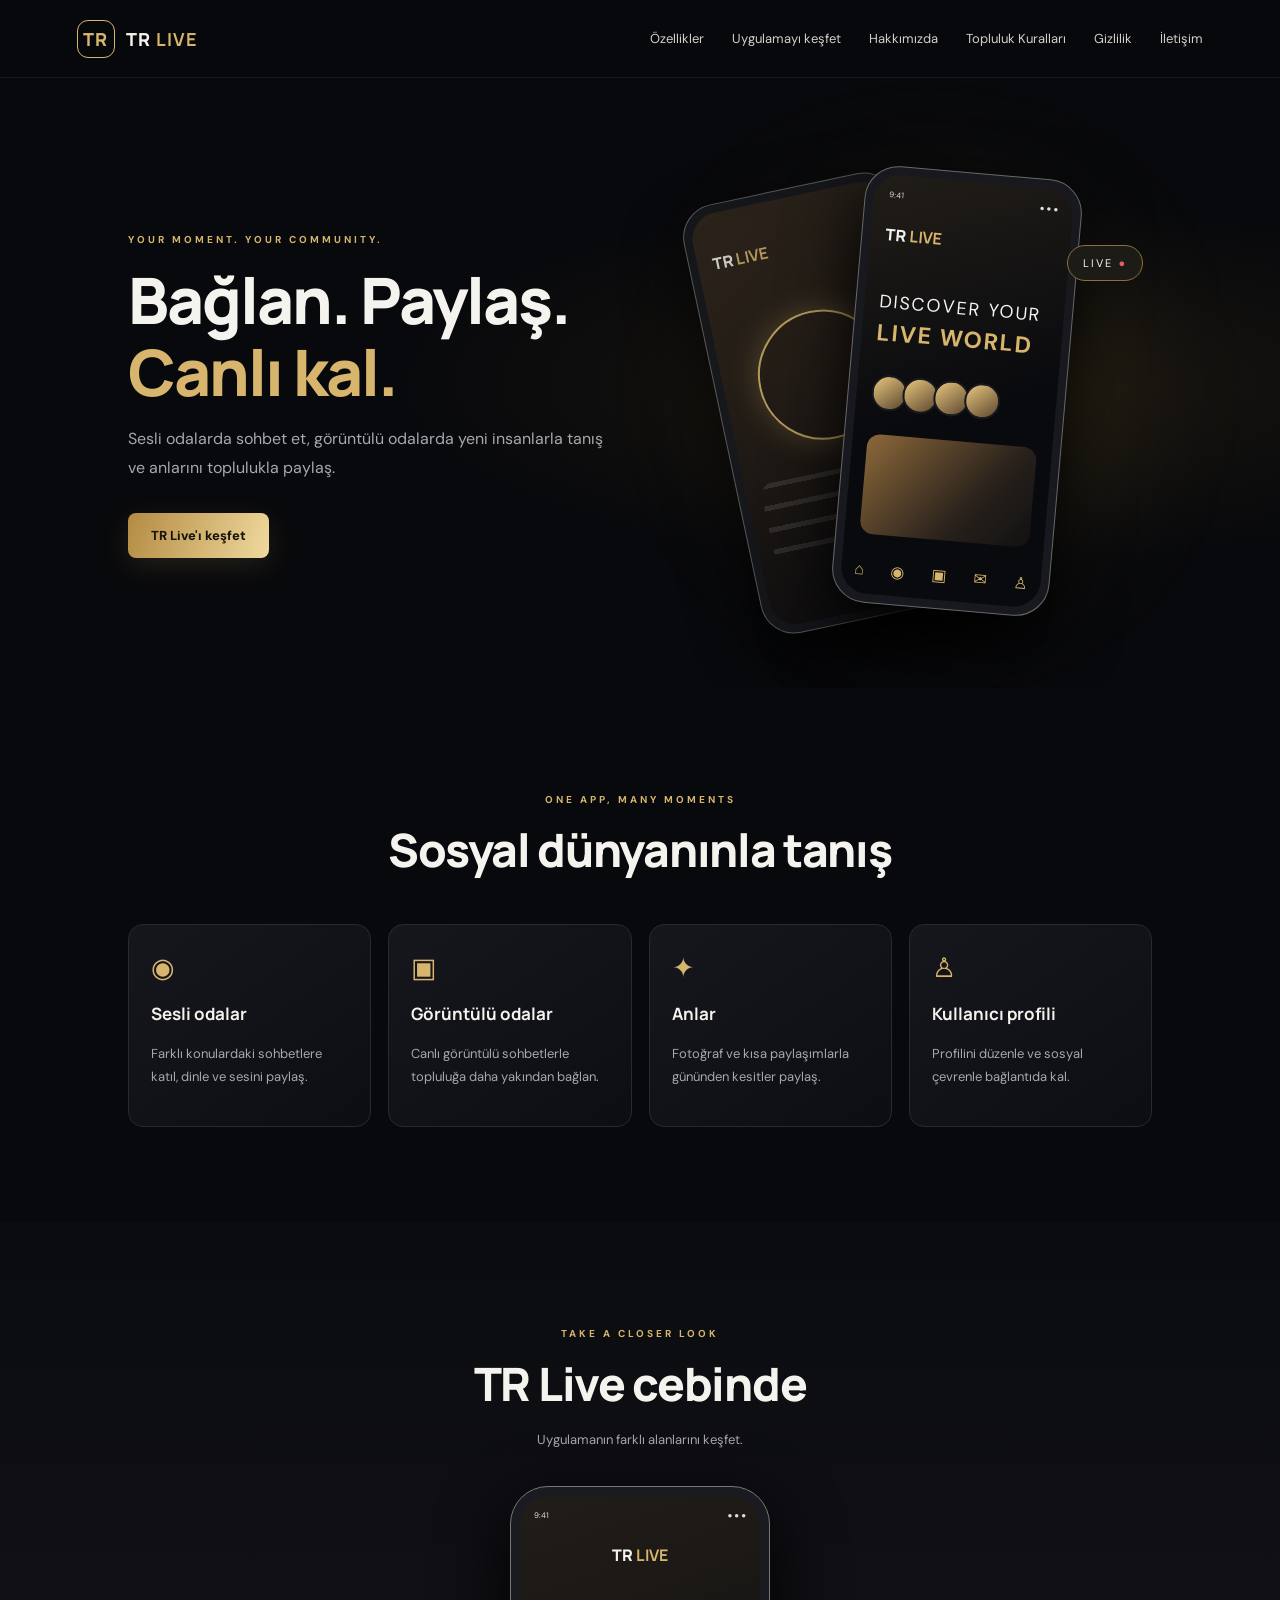
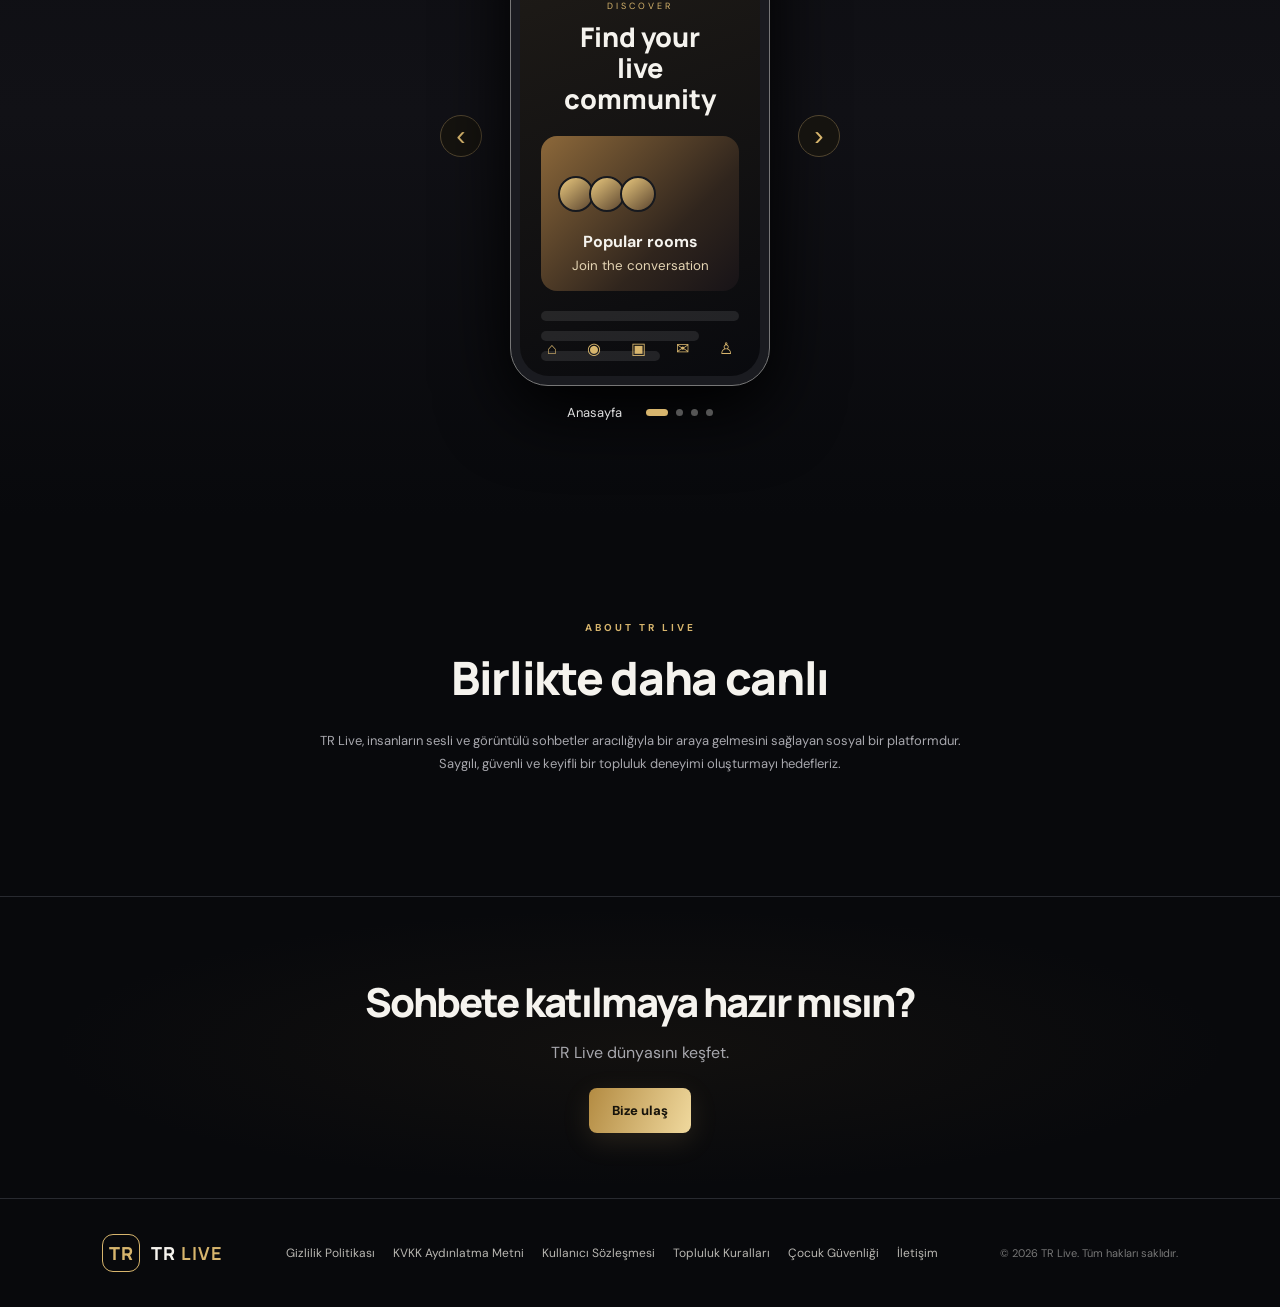
<file: index.html>
<!DOCTYPE html>
<html lang="tr">
<head>
<meta charset="UTF-8">
<meta name="viewport" content="width=device-width, initial-scale=1.0">
<meta name="description" content="TR Live — Sesli odalar, görüntülü sohbet ve sosyal bağlantılar.">
<meta name="theme-color" content="#08090c">
<title>TR Live | Connect. Share. Live.</title>
<link rel="stylesheet" href="assets/css/style.css">
</head>
<body>

<header class="header">
  <a class="brand" href="index.html">
    <span class="brand-mark">TR</span>
    <span>TR <b>LIVE</b></span>
  </a>

  <button class="menu-toggle" aria-label="Menüyü aç">☰</button>

  <nav class="nav">
    <a href="#features">Özellikler</a>
    <a href="#screens">Uygulamayı keşfet</a>
    <a href="#about">Hakkımızda</a>
    <a href="community.html">Topluluk Kuralları</a>
    <a href="privacy.html">Gizlilik</a>
    <a href="contact.html">İletişim</a>
  </nav>
</header>

<main>

<section class="hero">
  <div class="hero-copy">
    <p class="eyebrow">YOUR MOMENT. YOUR COMMUNITY.</p>
    <h1>Bağlan. Paylaş.<br><span>Canlı kal.</span></h1>
    <p>
      Sesli odalarda sohbet et, görüntülü odalarda yeni insanlarla
      tanış ve anlarını toplulukla paylaş.
    </p>
    <a class="gold-button" href="#screens">TR Live'ı keşfet</a>
  </div>

  <div class="hero-art">
    <div class="glow"></div>

    <div class="hero-phone rear">
      <div class="hero-screen rear-screen">
        <div class="mini-brand">TR <b>LIVE</b></div>
        <div class="mini-circle"></div>
        <div class="mini-lines"></div>
      </div>
    </div>

    <div class="hero-phone front">
      <div class="hero-screen">
        <div class="status">9:41 <span>● ● ●</span></div>
        <div class="mini-brand">TR <b>LIVE</b></div>
        <div class="hero-message">
          DISCOVER YOUR<br>
          <strong>LIVE WORLD</strong>
        </div>
        <div class="avatar-row">
          <i></i><i></i><i></i><i></i>
        </div>
        <div class="hero-room"></div>
        <div class="mock-nav">
          <span>⌂</span><span>◉</span><span>▣</span><span>✉</span><span>♙</span>
        </div>
      </div>
    </div>

    <div class="live-chip">LIVE <b>●</b></div>
  </div>
</section>

<section id="features" class="section">
  <p class="eyebrow">ONE APP, MANY MOMENTS</p>
  <h2>Sosyal dünyanınla tanış</h2>

  <div class="feature-grid">
    <article>
      <span class="feature-icon">◉</span>
      <h3>Sesli odalar</h3>
      <p>Farklı konulardaki sohbetlere katıl, dinle ve sesini paylaş.</p>
    </article>

    <article>
      <span class="feature-icon">▣</span>
      <h3>Görüntülü odalar</h3>
      <p>Canlı görüntülü sohbetlerle topluluğa daha yakından bağlan.</p>
    </article>

    <article>
      <span class="feature-icon">✦</span>
      <h3>Anlar</h3>
      <p>Fotoğraf ve kısa paylaşımlarla gününden kesitler paylaş.</p>
    </article>

    <article>
      <span class="feature-icon">♙</span>
      <h3>Kullanıcı profili</h3>
      <p>Profilini düzenle ve sosyal çevrenle bağlantıda kal.</p>
    </article>
  </div>
</section>

<section id="screens" class="section screens-section">
  <div class="section-heading">
    <p class="eyebrow">TAKE A CLOSER LOOK</p>
    <h2>TR Live cebinde</h2>
    <p>Uygulamanın farklı alanlarını keşfet.</p>
  </div>

  <div class="showcase">
    <button class="slide-arrow prev" aria-label="Önceki ekran">‹</button>

    <div class="device">
      <div class="device-screen">
        <div class="status">9:41 <span>● ● ●</span></div>

        <div class="screen-content" id="screenContent">
          <div class="screen-brand">TR <b>LIVE</b></div>
          <p class="screen-kicker">DISCOVER</p>
          <h3>Find your<br>live community</h3>

          <div class="screen-card">
            <div class="screen-people"><i></i><i></i><i></i></div>
            <b>Popular rooms</b>
            <small>Join the conversation</small>
          </div>

          <div class="screen-lines"><i></i><i></i><i></i></div>
        </div>

        <div class="screen-bottom">
          <span>⌂</span><span>◉</span><span>▣</span><span>✉</span><span>♙</span>
        </div>
      </div>
    </div>

    <button class="slide-arrow next" aria-label="Sonraki ekran">›</button>
  </div>

  <div class="slide-caption">
    <span id="slideName">Anasayfa</span>
    <div class="dots">
      <button class="dot active" aria-label="Anasayfa"></button>
      <button class="dot" aria-label="Sesli oda"></button>
      <button class="dot" aria-label="Görüntülü oda"></button>
      <button class="dot" aria-label="Kullanıcı profili"></button>
    </div>
  </div>
</section>

<section id="about" class="section about">
  <p class="eyebrow">ABOUT TR LIVE</p>
  <h2>Birlikte daha canlı</h2>
  <p>
    TR Live, insanların sesli ve görüntülü sohbetler aracılığıyla
    bir araya gelmesini sağlayan sosyal bir platformdur.
    Saygılı, güvenli ve keyifli bir topluluk deneyimi oluşturmayı hedefleriz.
  </p>
</section>

<section class="cta">
  <h2>Sohbete katılmaya hazır mısın?</h2>
  <p>TR Live dünyasını keşfet.</p>
  <a class="gold-button" href="contact.html">Bize ulaş</a>
</section>

</main>

<footer class="footer">
  <a class="brand" href="index.html">
    <span class="brand-mark">TR</span>
    <span>TR <b>LIVE</b></span>
  </a>

  <div class="footer-links">
    <a href="privacy.html">Gizlilik Politikası</a>
    <a href="kvkk.html">KVKK Aydınlatma Metni</a>
    <a href="terms.html">Kullanıcı Sözleşmesi</a>
    <a href="community.html">Topluluk Kuralları</a>
    <a href="child-safety.html">Çocuk Güvenliği</a>
    <a href="contact.html">İletişim</a>
  </div>

  <small>© 2026 TR Live. Tüm hakları saklıdır.</small>
</footer>

<script src="assets/js/main.js"></script>
</body>
</html>
</file>
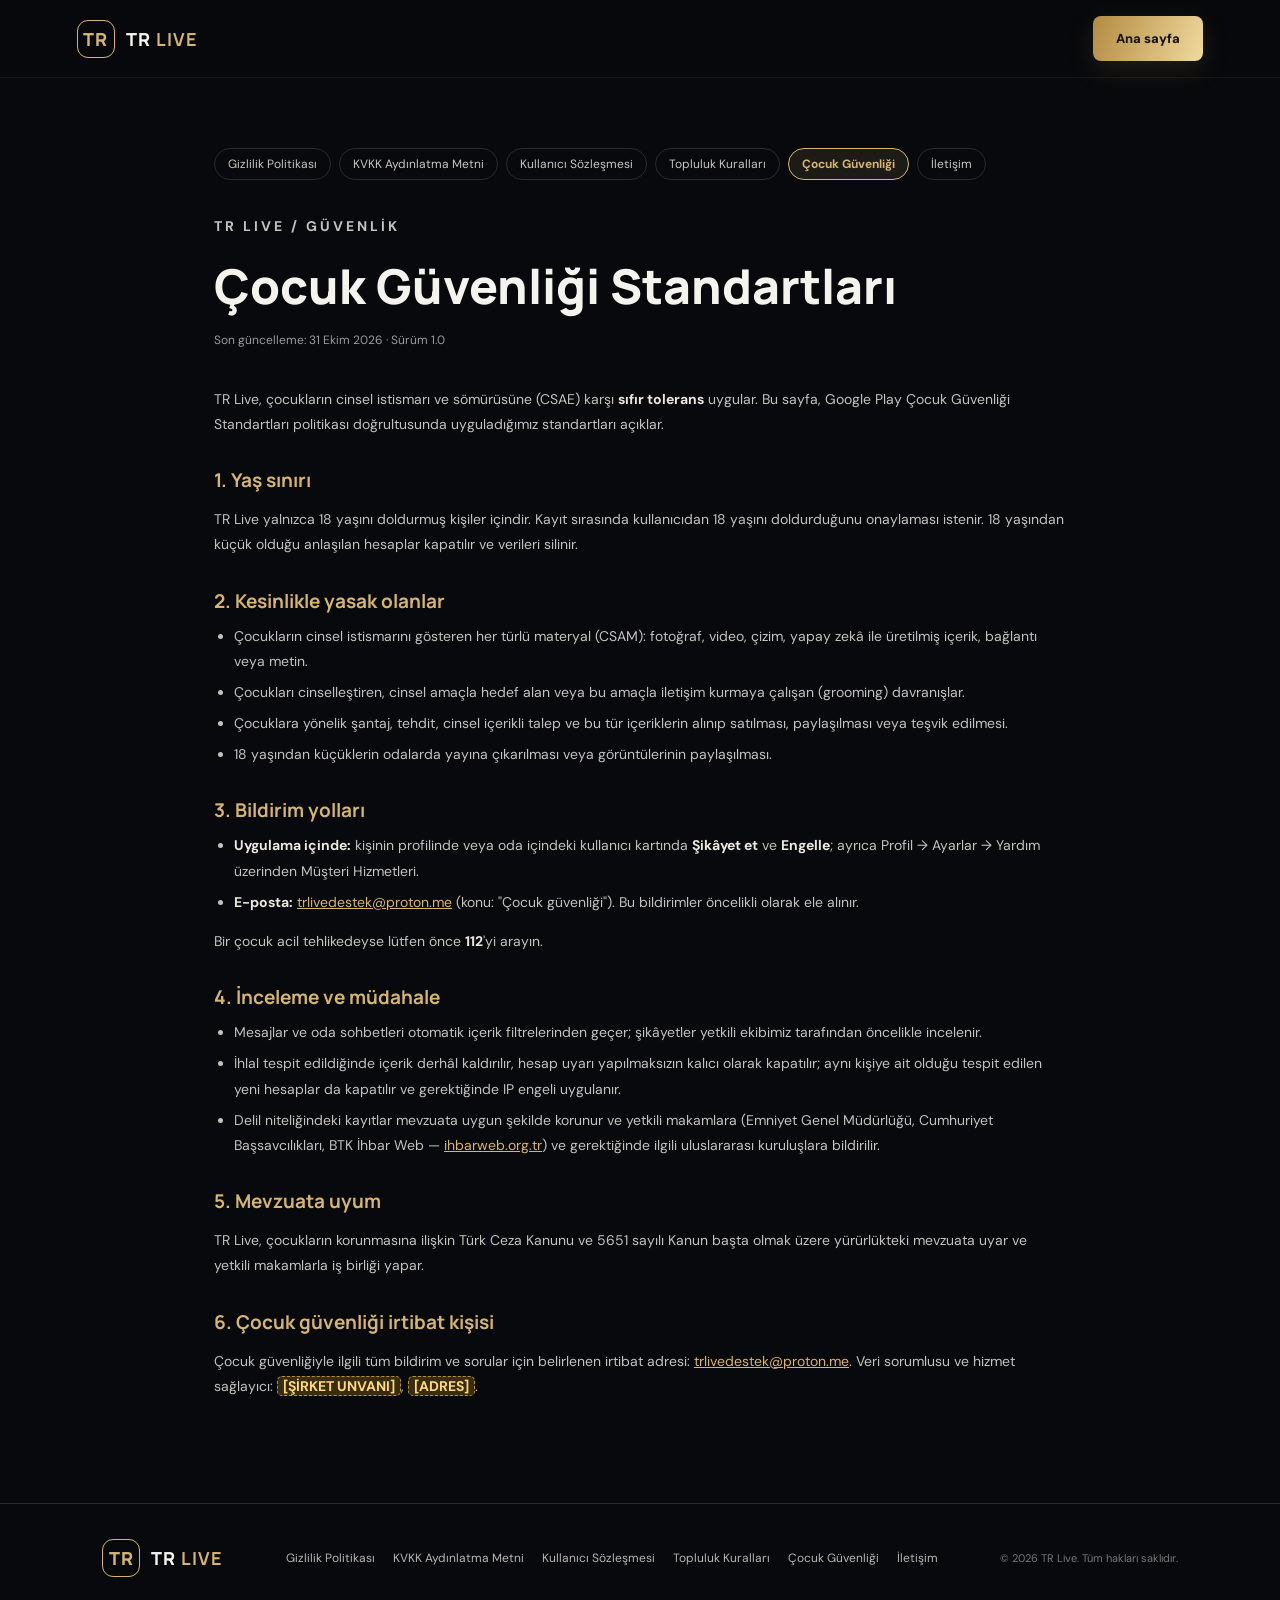
<file: child-safety.html>
<!DOCTYPE html>
<html lang="tr">
<head>
<meta charset="UTF-8">
<meta name="viewport" content="width=device-width, initial-scale=1.0">
<meta name="description" content="TR Live çocuk güvenliği standartları ve CSAE politikası.">
<title>Çocuk Güvenliği Standartları | TR Live</title>
<link rel="stylesheet" href="assets/css/style.css">
</head>
<body>

<header class="header">
  <a class="brand" href="index.html">
    <span class="brand-mark">TR</span>
    <span>TR <b>LIVE</b></span>
  </a>
  <a class="gold-button" href="index.html">Ana sayfa</a>
</header>

<main class="legal-wrap">
  <nav class="legal-tabs" aria-label="Yasal belgeler">
    <a href="privacy.html">Gizlilik Politikası</a>
    <a href="kvkk.html">KVKK Aydınlatma Metni</a>
    <a href="terms.html">Kullanıcı Sözleşmesi</a>
    <a href="community.html">Topluluk Kuralları</a>
    <a href="child-safety.html" class="active" aria-current="page">Çocuk Güvenliği</a>
    <a href="contact.html">İletişim</a>
  </nav>
  <p class="eyebrow">TR LIVE / GÜVENLİK</p>
  <h1>Çocuk Güvenliği Standartları</h1>
  <p class="updated">Son güncelleme: 31 Ekim 2026 · Sürüm 1.0</p>

  <p>
    TR Live, çocukların cinsel istismarı ve sömürüsüne (CSAE) karşı <b>sıfır tolerans</b> uygular. Bu sayfa, Google Play
    Çocuk Güvenliği Standartları politikası doğrultusunda uyguladığımız standartları açıklar.
  </p>

  <h2>1. Yaş sınırı</h2>
  <p>
    TR Live yalnızca 18 yaşını doldurmuş kişiler içindir. Kayıt sırasında kullanıcıdan 18 yaşını doldurduğunu onaylaması
    istenir. 18 yaşından küçük olduğu anlaşılan hesaplar kapatılır ve verileri silinir.
  </p>

  <h2>2. Kesinlikle yasak olanlar</h2>
  <ul>
    <li>Çocukların cinsel istismarını gösteren her türlü materyal (CSAM): fotoğraf, video, çizim, yapay zekâ ile üretilmiş içerik, bağlantı veya metin.</li>
    <li>Çocukları cinselleştiren, cinsel amaçla hedef alan veya bu amaçla iletişim kurmaya çalışan (grooming) davranışlar.</li>
    <li>Çocuklara yönelik şantaj, tehdit, cinsel içerikli talep ve bu tür içeriklerin alınıp satılması, paylaşılması veya teşvik edilmesi.</li>
    <li>18 yaşından küçüklerin odalarda yayına çıkarılması veya görüntülerinin paylaşılması.</li>
  </ul>

  <h2>3. Bildirim yolları</h2>
  <ul>
    <li><b>Uygulama içinde:</b> kişinin profilinde veya oda içindeki kullanıcı kartında <b>Şikâyet et</b> ve <b>Engelle</b>; ayrıca Profil → Ayarlar → Yardım üzerinden Müşteri Hizmetleri.</li>
    <li><b>E-posta:</b> <a href="mailto:trlivedestek@proton.me">trlivedestek@proton.me</a> (konu: "Çocuk güvenliği"). Bu bildirimler öncelikli olarak ele alınır.</li>
  </ul>
  <p>Bir çocuk acil tehlikedeyse lütfen önce <b>112</b>'yi arayın.</p>

  <h2>4. İnceleme ve müdahale</h2>
  <ul>
    <li>Mesajlar ve oda sohbetleri otomatik içerik filtrelerinden geçer; şikâyetler yetkili ekibimiz tarafından öncelikle incelenir.</li>
    <li>İhlal tespit edildiğinde içerik derhâl kaldırılır, hesap uyarı yapılmaksızın kalıcı olarak kapatılır; aynı kişiye ait olduğu tespit edilen yeni hesaplar da kapatılır ve gerektiğinde IP engeli uygulanır.</li>
    <li>Delil niteliğindeki kayıtlar mevzuata uygun şekilde korunur ve yetkili makamlara (Emniyet Genel Müdürlüğü, Cumhuriyet Başsavcılıkları,
      BTK İhbar Web — <a href="https://www.ihbarweb.org.tr" rel="noopener">ihbarweb.org.tr</a>) ve gerektiğinde ilgili uluslararası kuruluşlara bildirilir.</li>
  </ul>

  <h2>5. Mevzuata uyum</h2>
  <p>
    TR Live, çocukların korunmasına ilişkin Türk Ceza Kanunu ve 5651 sayılı Kanun başta olmak üzere yürürlükteki mevzuata uyar
    ve yetkili makamlarla iş birliği yapar.
  </p>

  <h2>6. Çocuk güvenliği irtibat kişisi</h2>
  <p>
    Çocuk güvenliğiyle ilgili tüm bildirim ve sorular için belirlenen irtibat adresi: <a href="mailto:trlivedestek@proton.me">trlivedestek@proton.me</a>.
    Veri sorumlusu ve hizmet sağlayıcı: <span class="fill">[ŞİRKET UNVANI]</span>, <span class="fill">[ADRES]</span>.
  </p>

</main>

<footer class="footer">
  <a class="brand" href="index.html">
    <span class="brand-mark">TR</span>
    <span>TR <b>LIVE</b></span>
  </a>
  <div class="footer-links">
    <a href="privacy.html">Gizlilik Politikası</a>
    <a href="kvkk.html">KVKK Aydınlatma Metni</a>
    <a href="terms.html">Kullanıcı Sözleşmesi</a>
    <a href="community.html">Topluluk Kuralları</a>
    <a href="child-safety.html">Çocuk Güvenliği</a>
    <a href="contact.html">İletişim</a>
  </div>
  <small>© 2026 TR Live. Tüm hakları saklıdır.</small>
</footer>

</body>
</html>
</file>
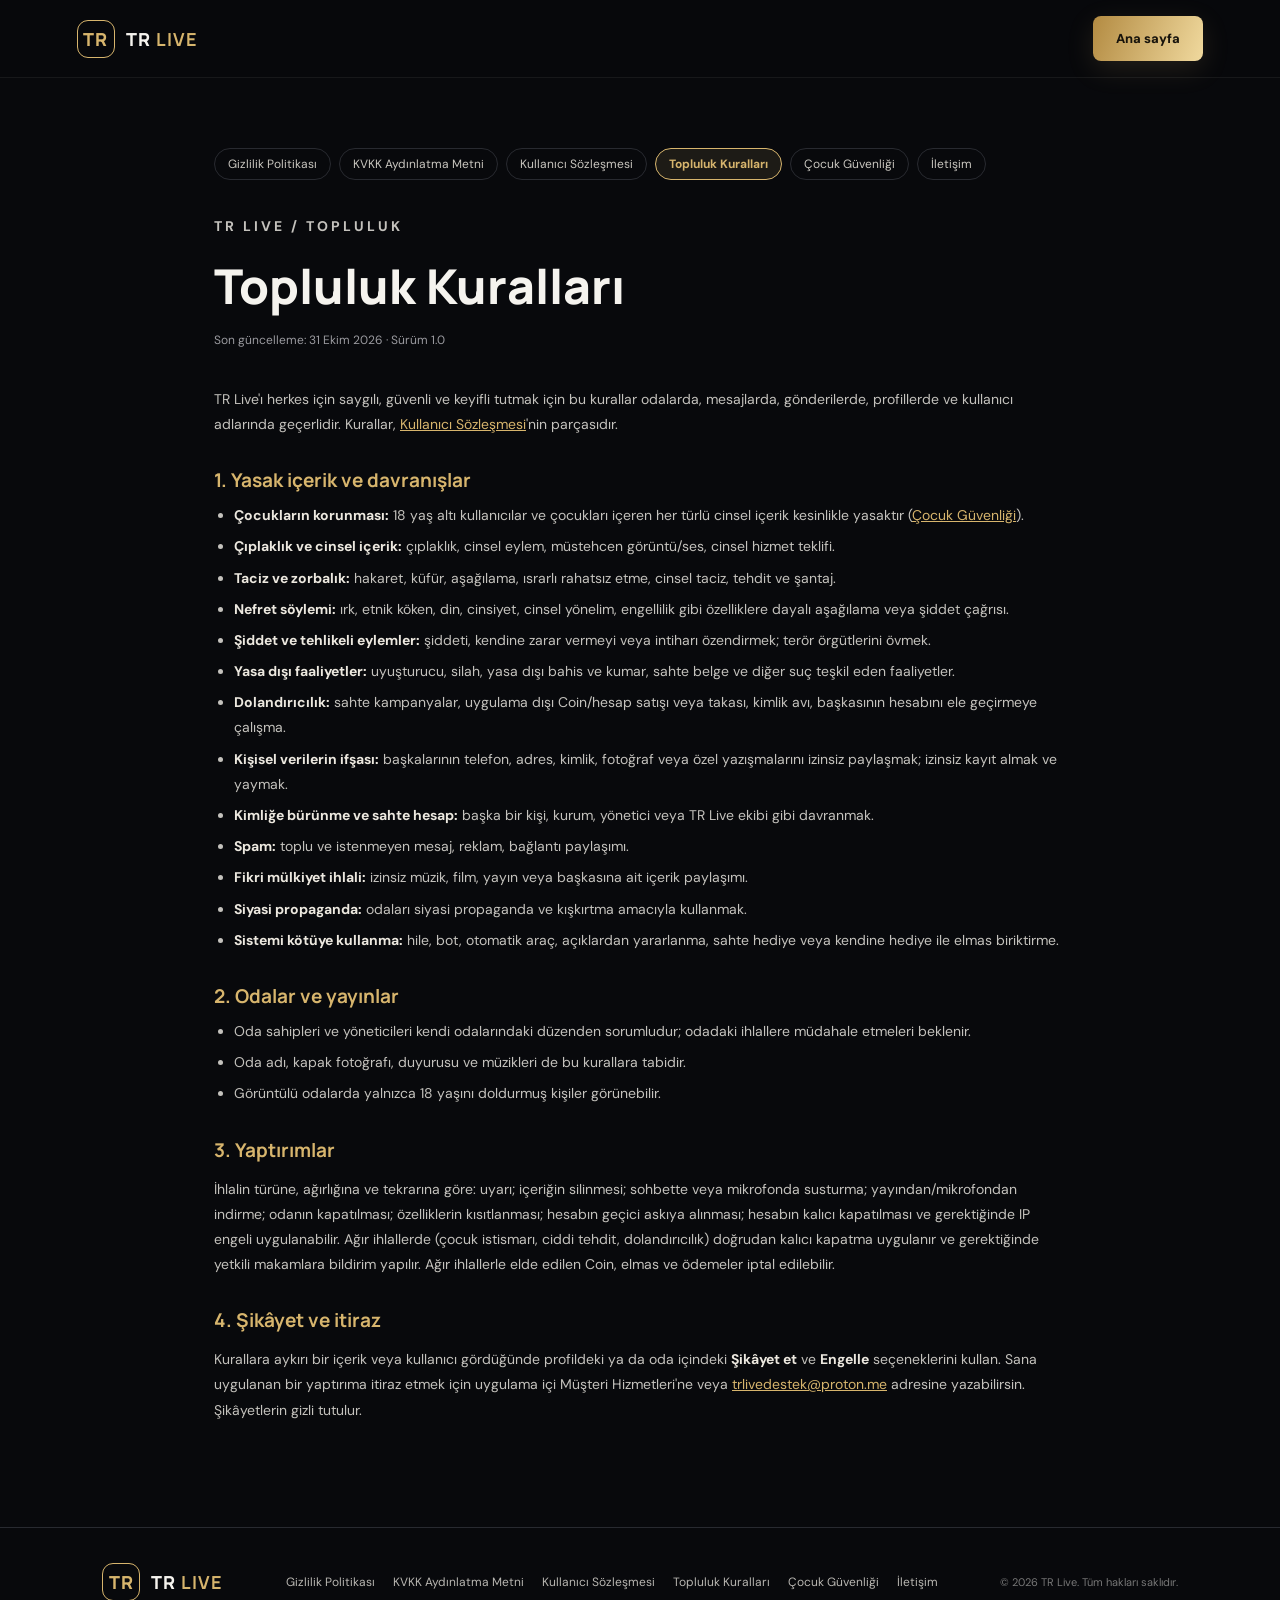
<file: community.html>
<!DOCTYPE html>
<html lang="tr">
<head>
<meta charset="UTF-8">
<meta name="viewport" content="width=device-width, initial-scale=1.0">
<meta name="description" content="TR Live topluluk kuralları ve yaptırımlar.">
<title>Topluluk Kuralları | TR Live</title>
<link rel="stylesheet" href="assets/css/style.css">
</head>
<body>

<header class="header">
  <a class="brand" href="index.html">
    <span class="brand-mark">TR</span>
    <span>TR <b>LIVE</b></span>
  </a>
  <a class="gold-button" href="index.html">Ana sayfa</a>
</header>

<main class="legal-wrap">
  <nav class="legal-tabs" aria-label="Yasal belgeler">
    <a href="privacy.html">Gizlilik Politikası</a>
    <a href="kvkk.html">KVKK Aydınlatma Metni</a>
    <a href="terms.html">Kullanıcı Sözleşmesi</a>
    <a href="community.html" class="active" aria-current="page">Topluluk Kuralları</a>
    <a href="child-safety.html">Çocuk Güvenliği</a>
    <a href="contact.html">İletişim</a>
  </nav>
  <p class="eyebrow">TR LIVE / TOPLULUK</p>
  <h1>Topluluk Kuralları</h1>
  <p class="updated">Son güncelleme: 31 Ekim 2026 · Sürüm 1.0</p>

  <p>
    TR Live'ı herkes için saygılı, güvenli ve keyifli tutmak için bu kurallar odalarda, mesajlarda, gönderilerde, profillerde
    ve kullanıcı adlarında geçerlidir. Kurallar, <a href="terms.html">Kullanıcı Sözleşmesi</a>'nin parçasıdır.
  </p>

  <h2>1. Yasak içerik ve davranışlar</h2>
  <ul>
    <li><b>Çocukların korunması:</b> 18 yaş altı kullanıcılar ve çocukları içeren her türlü cinsel içerik kesinlikle yasaktır (<a href="child-safety.html">Çocuk Güvenliği</a>).</li>
    <li><b>Çıplaklık ve cinsel içerik:</b> çıplaklık, cinsel eylem, müstehcen görüntü/ses, cinsel hizmet teklifi.</li>
    <li><b>Taciz ve zorbalık:</b> hakaret, küfür, aşağılama, ısrarlı rahatsız etme, cinsel taciz, tehdit ve şantaj.</li>
    <li><b>Nefret söylemi:</b> ırk, etnik köken, din, cinsiyet, cinsel yönelim, engellilik gibi özelliklere dayalı aşağılama veya şiddet çağrısı.</li>
    <li><b>Şiddet ve tehlikeli eylemler:</b> şiddeti, kendine zarar vermeyi veya intiharı özendirmek; terör örgütlerini övmek.</li>
    <li><b>Yasa dışı faaliyetler:</b> uyuşturucu, silah, yasa dışı bahis ve kumar, sahte belge ve diğer suç teşkil eden faaliyetler.</li>
    <li><b>Dolandırıcılık:</b> sahte kampanyalar, uygulama dışı Coin/hesap satışı veya takası, kimlik avı, başkasının hesabını ele geçirmeye çalışma.</li>
    <li><b>Kişisel verilerin ifşası:</b> başkalarının telefon, adres, kimlik, fotoğraf veya özel yazışmalarını izinsiz paylaşmak; izinsiz kayıt almak ve yaymak.</li>
    <li><b>Kimliğe bürünme ve sahte hesap:</b> başka bir kişi, kurum, yönetici veya TR Live ekibi gibi davranmak.</li>
    <li><b>Spam:</b> toplu ve istenmeyen mesaj, reklam, bağlantı paylaşımı.</li>
    <li><b>Fikri mülkiyet ihlali:</b> izinsiz müzik, film, yayın veya başkasına ait içerik paylaşımı.</li>
    <li><b>Siyasi propaganda:</b> odaları siyasi propaganda ve kışkırtma amacıyla kullanmak.</li>
    <li><b>Sistemi kötüye kullanma:</b> hile, bot, otomatik araç, açıklardan yararlanma, sahte hediye veya kendine hediye ile elmas biriktirme.</li>
  </ul>

  <h2>2. Odalar ve yayınlar</h2>
  <ul>
    <li>Oda sahipleri ve yöneticileri kendi odalarındaki düzenden sorumludur; odadaki ihlallere müdahale etmeleri beklenir.</li>
    <li>Oda adı, kapak fotoğrafı, duyurusu ve müzikleri de bu kurallara tabidir.</li>
    <li>Görüntülü odalarda yalnızca 18 yaşını doldurmuş kişiler görünebilir.</li>
  </ul>

  <h2>3. Yaptırımlar</h2>
  <p>
    İhlalin türüne, ağırlığına ve tekrarına göre: uyarı; içeriğin silinmesi; sohbette veya mikrofonda susturma; yayından/mikrofondan
    indirme; odanın kapatılması; özelliklerin kısıtlanması; hesabın geçici askıya alınması; hesabın kalıcı kapatılması ve gerektiğinde IP
    engeli uygulanabilir. Ağır ihlallerde (çocuk istismarı, ciddi tehdit, dolandırıcılık) doğrudan kalıcı kapatma uygulanır ve
    gerektiğinde yetkili makamlara bildirim yapılır. Ağır ihlallerle elde edilen Coin, elmas ve ödemeler iptal edilebilir.
  </p>

  <h2>4. Şikâyet ve itiraz</h2>
  <p>
    Kurallara aykırı bir içerik veya kullanıcı gördüğünde profildeki ya da oda içindeki <b>Şikâyet et</b> ve <b>Engelle</b>
    seçeneklerini kullan. Sana uygulanan bir yaptırıma itiraz etmek için uygulama içi Müşteri Hizmetleri'ne veya <a href="mailto:trlivedestek@proton.me">trlivedestek@proton.me</a> adresine
    yazabilirsin. Şikâyetlerin gizli tutulur.
  </p>

</main>

<footer class="footer">
  <a class="brand" href="index.html">
    <span class="brand-mark">TR</span>
    <span>TR <b>LIVE</b></span>
  </a>
  <div class="footer-links">
    <a href="privacy.html">Gizlilik Politikası</a>
    <a href="kvkk.html">KVKK Aydınlatma Metni</a>
    <a href="terms.html">Kullanıcı Sözleşmesi</a>
    <a href="community.html">Topluluk Kuralları</a>
    <a href="child-safety.html">Çocuk Güvenliği</a>
    <a href="contact.html">İletişim</a>
  </div>
  <small>© 2026 TR Live. Tüm hakları saklıdır.</small>
</footer>

</body>
</html>
</file>
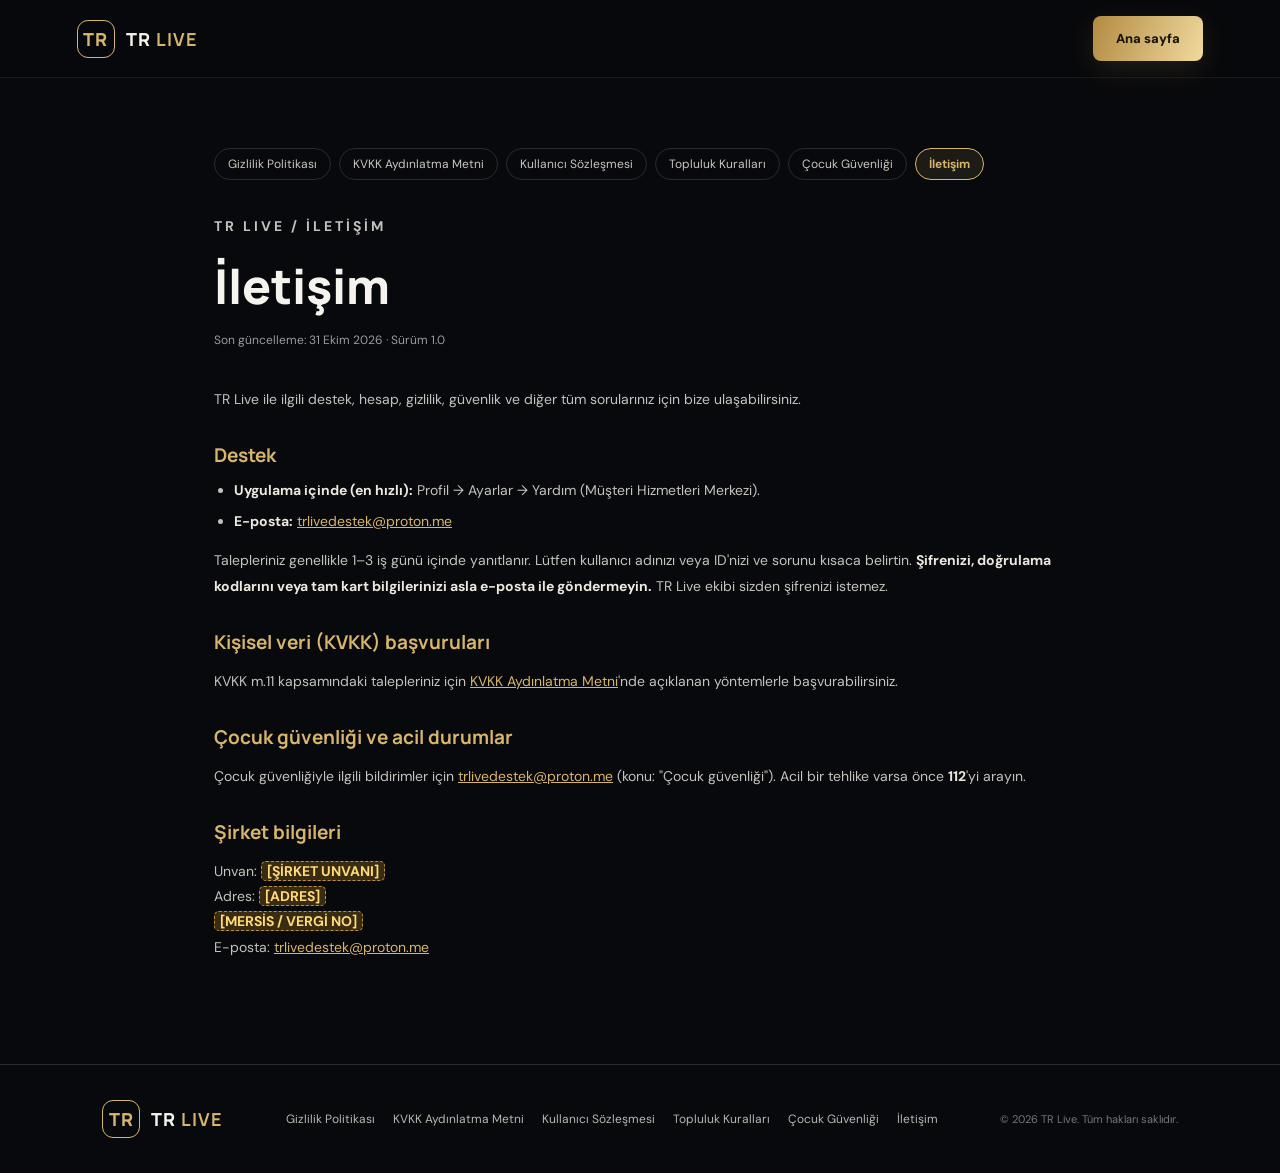
<file: contact.html>
<!DOCTYPE html>
<html lang="tr">
<head>
<meta charset="UTF-8">
<meta name="viewport" content="width=device-width, initial-scale=1.0">
<meta name="description" content="TR Live destek ve iletişim bilgileri.">
<title>İletişim | TR Live</title>
<link rel="stylesheet" href="assets/css/style.css">
</head>
<body>

<header class="header">
  <a class="brand" href="index.html">
    <span class="brand-mark">TR</span>
    <span>TR <b>LIVE</b></span>
  </a>
  <a class="gold-button" href="index.html">Ana sayfa</a>
</header>

<main class="legal-wrap">
  <nav class="legal-tabs" aria-label="Yasal belgeler">
    <a href="privacy.html">Gizlilik Politikası</a>
    <a href="kvkk.html">KVKK Aydınlatma Metni</a>
    <a href="terms.html">Kullanıcı Sözleşmesi</a>
    <a href="community.html">Topluluk Kuralları</a>
    <a href="child-safety.html">Çocuk Güvenliği</a>
    <a href="contact.html" class="active" aria-current="page">İletişim</a>
  </nav>
  <p class="eyebrow">TR LIVE / İLETİŞİM</p>
  <h1>İletişim</h1>
  <p class="updated">Son güncelleme: 31 Ekim 2026 · Sürüm 1.0</p>

  <p>
    TR Live ile ilgili destek, hesap, gizlilik, güvenlik ve diğer tüm sorularınız için bize ulaşabilirsiniz.
  </p>

  <h2>Destek</h2>
  <ul>
    <li><b>Uygulama içinde (en hızlı):</b> Profil → Ayarlar → Yardım (Müşteri Hizmetleri Merkezi).</li>
    <li><b>E-posta:</b> <a href="mailto:trlivedestek@proton.me">trlivedestek@proton.me</a></li>
  </ul>
  <p>Talepleriniz genellikle 1–3 iş günü içinde yanıtlanır. Lütfen kullanıcı adınızı veya ID'nizi ve sorunu kısaca belirtin.
    <b>Şifrenizi, doğrulama kodlarını veya tam kart bilgilerinizi asla e-posta ile göndermeyin.</b> TR Live ekibi sizden şifrenizi istemez.</p>

  <h2>Kişisel veri (KVKK) başvuruları</h2>
  <p>
    KVKK m.11 kapsamındaki talepleriniz için <a href="kvkk.html">KVKK Aydınlatma Metni</a>'nde açıklanan yöntemlerle başvurabilirsiniz.
  </p>

  <h2>Çocuk güvenliği ve acil durumlar</h2>
  <p>
    Çocuk güvenliğiyle ilgili bildirimler için <a href="mailto:trlivedestek@proton.me">trlivedestek@proton.me</a> (konu: "Çocuk güvenliği"). Acil bir tehlike varsa önce <b>112</b>'yi arayın.
  </p>

  <h2>Şirket bilgileri</h2>
  <p>
    Unvan: <span class="fill">[ŞİRKET UNVANI]</span><br>
    Adres: <span class="fill">[ADRES]</span><br>
    <span class="fill">[MERSİS / VERGİ NO]</span><br>
    E-posta: <a href="mailto:trlivedestek@proton.me">trlivedestek@proton.me</a>
  </p>

</main>

<footer class="footer">
  <a class="brand" href="index.html">
    <span class="brand-mark">TR</span>
    <span>TR <b>LIVE</b></span>
  </a>
  <div class="footer-links">
    <a href="privacy.html">Gizlilik Politikası</a>
    <a href="kvkk.html">KVKK Aydınlatma Metni</a>
    <a href="terms.html">Kullanıcı Sözleşmesi</a>
    <a href="community.html">Topluluk Kuralları</a>
    <a href="child-safety.html">Çocuk Güvenliği</a>
    <a href="contact.html">İletişim</a>
  </div>
  <small>© 2026 TR Live. Tüm hakları saklıdır.</small>
</footer>

</body>
</html>
</file>
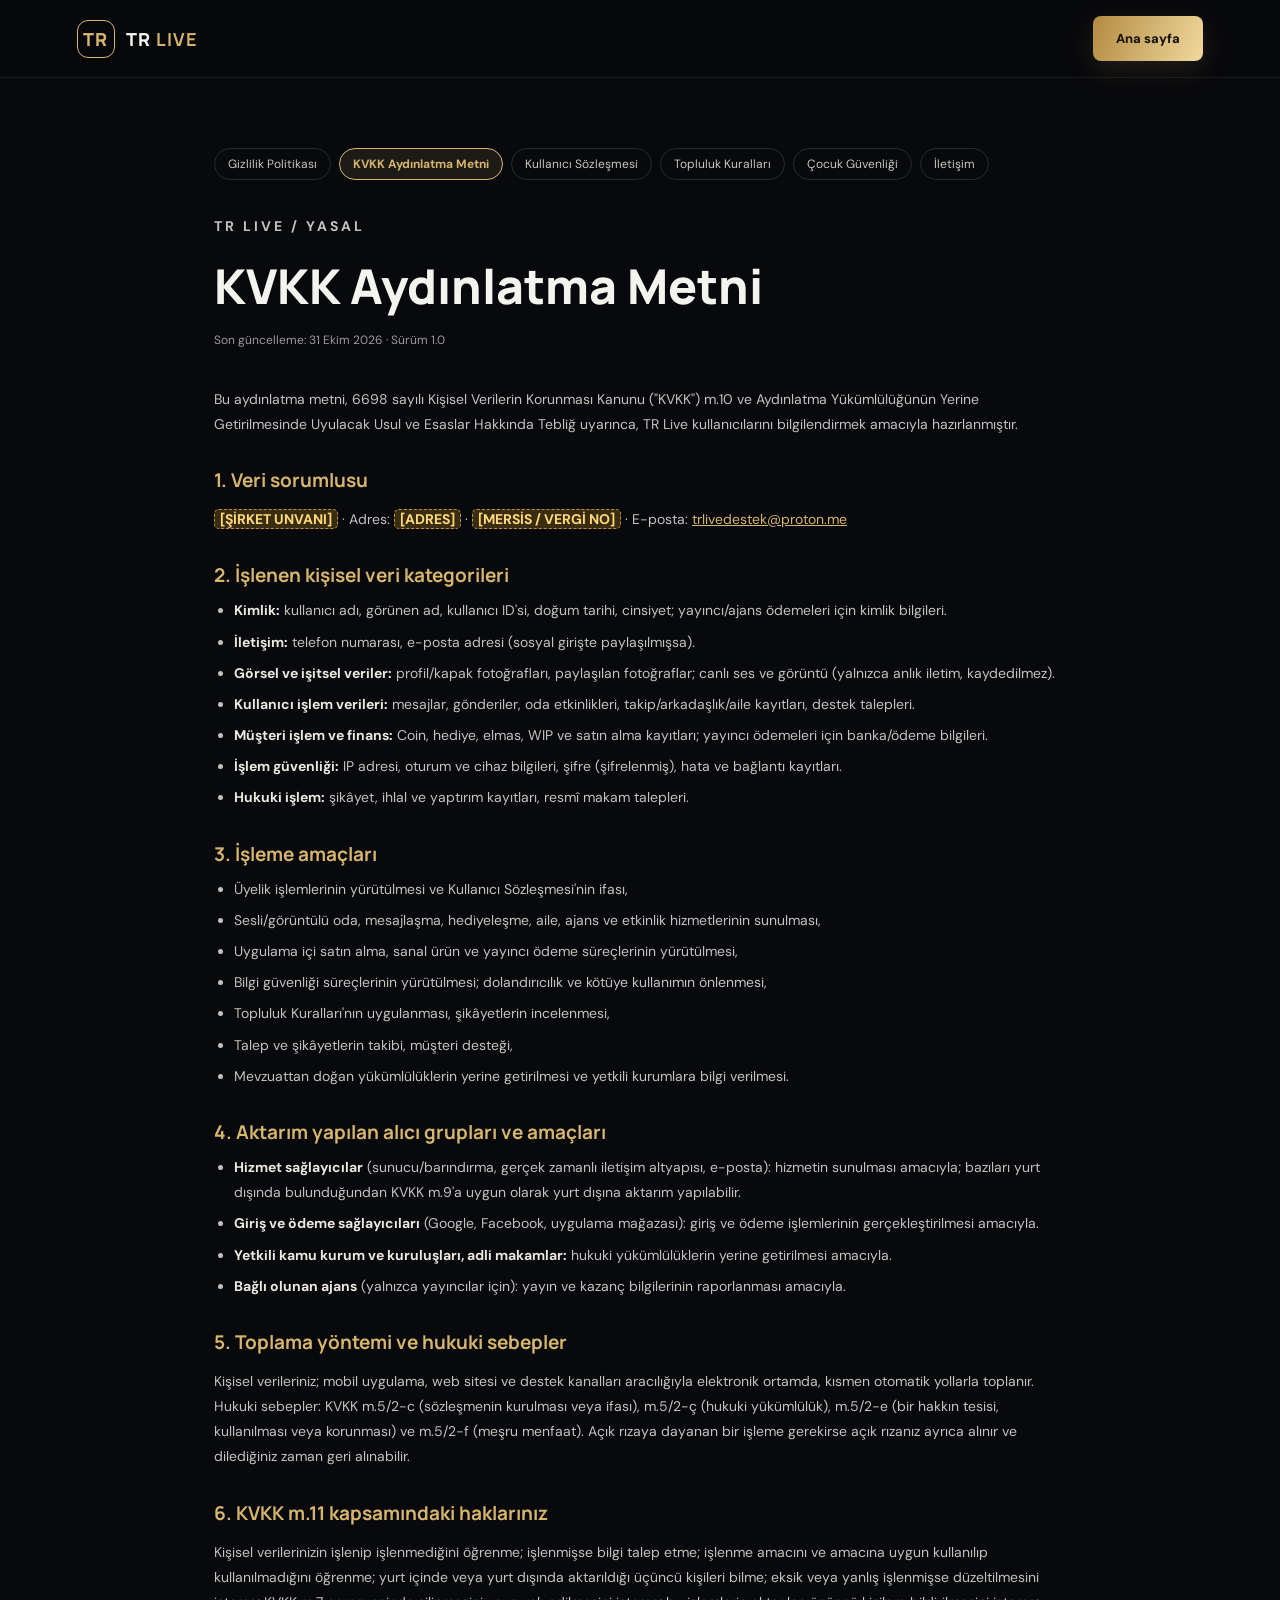
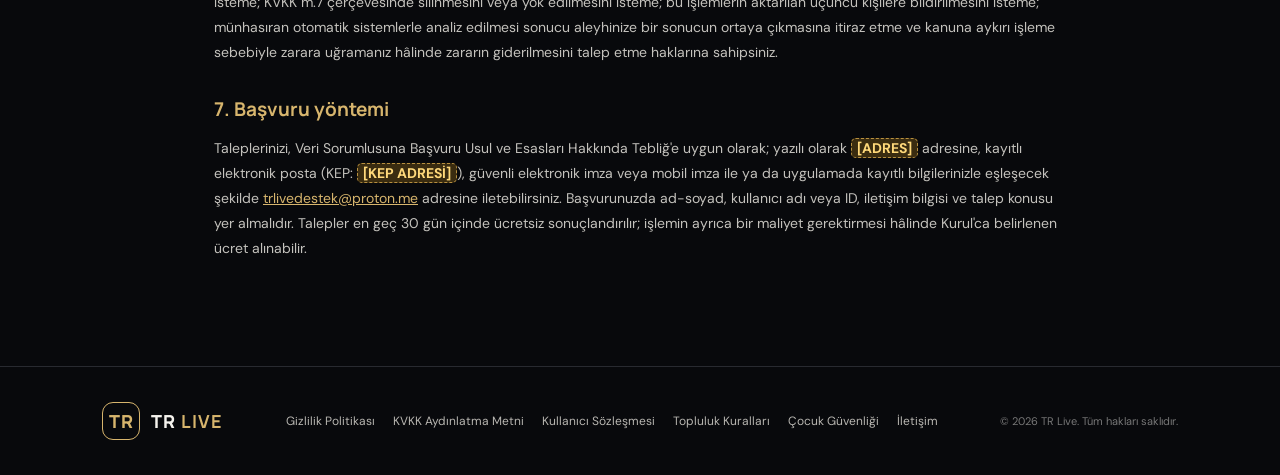
<file: kvkk.html>
<!DOCTYPE html>
<html lang="tr">
<head>
<meta charset="UTF-8">
<meta name="viewport" content="width=device-width, initial-scale=1.0">
<meta name="description" content="TR Live 6698 sayılı KVKK kapsamında aydınlatma metni.">
<title>KVKK Aydınlatma Metni | TR Live</title>
<link rel="stylesheet" href="assets/css/style.css">
</head>
<body>

<header class="header">
  <a class="brand" href="index.html">
    <span class="brand-mark">TR</span>
    <span>TR <b>LIVE</b></span>
  </a>
  <a class="gold-button" href="index.html">Ana sayfa</a>
</header>

<main class="legal-wrap">
  <nav class="legal-tabs" aria-label="Yasal belgeler">
    <a href="privacy.html">Gizlilik Politikası</a>
    <a href="kvkk.html" class="active" aria-current="page">KVKK Aydınlatma Metni</a>
    <a href="terms.html">Kullanıcı Sözleşmesi</a>
    <a href="community.html">Topluluk Kuralları</a>
    <a href="child-safety.html">Çocuk Güvenliği</a>
    <a href="contact.html">İletişim</a>
  </nav>
  <p class="eyebrow">TR LIVE / YASAL</p>
  <h1>KVKK Aydınlatma Metni</h1>
  <p class="updated">Son güncelleme: 31 Ekim 2026 · Sürüm 1.0</p>

  <p>
    Bu aydınlatma metni, 6698 sayılı Kişisel Verilerin Korunması Kanunu ("KVKK") m.10 ve Aydınlatma Yükümlülüğünün
    Yerine Getirilmesinde Uyulacak Usul ve Esaslar Hakkında Tebliğ uyarınca, TR Live kullanıcılarını bilgilendirmek
    amacıyla hazırlanmıştır.
  </p>

  <h2>1. Veri sorumlusu</h2>
  <p>
    <span class="fill">[ŞİRKET UNVANI]</span> · Adres: <span class="fill">[ADRES]</span> · <span class="fill">[MERSİS / VERGİ NO]</span> · E-posta: <a href="mailto:trlivedestek@proton.me">trlivedestek@proton.me</a>
  </p>

  <h2>2. İşlenen kişisel veri kategorileri</h2>
  <ul>
    <li><b>Kimlik:</b> kullanıcı adı, görünen ad, kullanıcı ID'si, doğum tarihi, cinsiyet; yayıncı/ajans ödemeleri için kimlik bilgileri.</li>
    <li><b>İletişim:</b> telefon numarası, e-posta adresi (sosyal girişte paylaşılmışsa).</li>
    <li><b>Görsel ve işitsel veriler:</b> profil/kapak fotoğrafları, paylaşılan fotoğraflar; canlı ses ve görüntü (yalnızca anlık iletim, kaydedilmez).</li>
    <li><b>Kullanıcı işlem verileri:</b> mesajlar, gönderiler, oda etkinlikleri, takip/arkadaşlık/aile kayıtları, destek talepleri.</li>
    <li><b>Müşteri işlem ve finans:</b> Coin, hediye, elmas, WIP ve satın alma kayıtları; yayıncı ödemeleri için banka/ödeme bilgileri.</li>
    <li><b>İşlem güvenliği:</b> IP adresi, oturum ve cihaz bilgileri, şifre (şifrelenmiş), hata ve bağlantı kayıtları.</li>
    <li><b>Hukuki işlem:</b> şikâyet, ihlal ve yaptırım kayıtları, resmî makam talepleri.</li>
  </ul>

  <h2>3. İşleme amaçları</h2>
  <ul>
    <li>Üyelik işlemlerinin yürütülmesi ve Kullanıcı Sözleşmesi'nin ifası,</li>
    <li>Sesli/görüntülü oda, mesajlaşma, hediyeleşme, aile, ajans ve etkinlik hizmetlerinin sunulması,</li>
    <li>Uygulama içi satın alma, sanal ürün ve yayıncı ödeme süreçlerinin yürütülmesi,</li>
    <li>Bilgi güvenliği süreçlerinin yürütülmesi; dolandırıcılık ve kötüye kullanımın önlenmesi,</li>
    <li>Topluluk Kuralları'nın uygulanması, şikâyetlerin incelenmesi,</li>
    <li>Talep ve şikâyetlerin takibi, müşteri desteği,</li>
    <li>Mevzuattan doğan yükümlülüklerin yerine getirilmesi ve yetkili kurumlara bilgi verilmesi.</li>
  </ul>

  <h2>4. Aktarım yapılan alıcı grupları ve amaçları</h2>
  <ul>
    <li><b>Hizmet sağlayıcılar</b> (sunucu/barındırma, gerçek zamanlı iletişim altyapısı, e-posta): hizmetin sunulması amacıyla; bazıları yurt dışında bulunduğundan KVKK m.9'a uygun olarak yurt dışına aktarım yapılabilir.</li>
    <li><b>Giriş ve ödeme sağlayıcıları</b> (Google, Facebook, uygulama mağazası): giriş ve ödeme işlemlerinin gerçekleştirilmesi amacıyla.</li>
    <li><b>Yetkili kamu kurum ve kuruluşları, adli makamlar:</b> hukuki yükümlülüklerin yerine getirilmesi amacıyla.</li>
    <li><b>Bağlı olunan ajans</b> (yalnızca yayıncılar için): yayın ve kazanç bilgilerinin raporlanması amacıyla.</li>
  </ul>

  <h2>5. Toplama yöntemi ve hukuki sebepler</h2>
  <p>
    Kişisel verileriniz; mobil uygulama, web sitesi ve destek kanalları aracılığıyla elektronik ortamda, kısmen otomatik
    yollarla toplanır. Hukuki sebepler: KVKK m.5/2-c (sözleşmenin kurulması veya ifası), m.5/2-ç (hukuki yükümlülük),
    m.5/2-e (bir hakkın tesisi, kullanılması veya korunması) ve m.5/2-f (meşru menfaat). Açık rızaya dayanan bir işleme
    gerekirse açık rızanız ayrıca alınır ve dilediğiniz zaman geri alınabilir.
  </p>

  <h2>6. KVKK m.11 kapsamındaki haklarınız</h2>
  <p>
    Kişisel verilerinizin işlenip işlenmediğini öğrenme; işlenmişse bilgi talep etme; işlenme amacını ve amacına uygun
    kullanılıp kullanılmadığını öğrenme; yurt içinde veya yurt dışında aktarıldığı üçüncü kişileri bilme; eksik veya yanlış
    işlenmişse düzeltilmesini isteme; KVKK m.7 çerçevesinde silinmesini veya yok edilmesini isteme; bu işlemlerin aktarılan
    üçüncü kişilere bildirilmesini isteme; münhasıran otomatik sistemlerle analiz edilmesi sonucu aleyhinize bir sonucun
    ortaya çıkmasına itiraz etme ve kanuna aykırı işleme sebebiyle zarara uğramanız hâlinde zararın giderilmesini talep etme haklarına sahipsiniz.
  </p>

  <h2>7. Başvuru yöntemi</h2>
  <p>
    Taleplerinizi, Veri Sorumlusuna Başvuru Usul ve Esasları Hakkında Tebliğ'e uygun olarak; yazılı olarak <span class="fill">[ADRES]</span> adresine,
    kayıtlı elektronik posta (KEP: <span class="fill">[KEP ADRESİ]</span>), güvenli elektronik imza veya mobil imza ile ya da uygulamada kayıtlı bilgilerinizle
    eşleşecek şekilde <a href="mailto:trlivedestek@proton.me">trlivedestek@proton.me</a> adresine iletebilirsiniz. Başvurunuzda ad-soyad, kullanıcı adı veya ID, iletişim bilgisi ve
    talep konusu yer almalıdır. Talepler en geç 30 gün içinde ücretsiz sonuçlandırılır; işlemin ayrıca bir maliyet
    gerektirmesi hâlinde Kurul'ca belirlenen ücret alınabilir.
  </p>

</main>

<footer class="footer">
  <a class="brand" href="index.html">
    <span class="brand-mark">TR</span>
    <span>TR <b>LIVE</b></span>
  </a>
  <div class="footer-links">
    <a href="privacy.html">Gizlilik Politikası</a>
    <a href="kvkk.html">KVKK Aydınlatma Metni</a>
    <a href="terms.html">Kullanıcı Sözleşmesi</a>
    <a href="community.html">Topluluk Kuralları</a>
    <a href="child-safety.html">Çocuk Güvenliği</a>
    <a href="contact.html">İletişim</a>
  </div>
  <small>© 2026 TR Live. Tüm hakları saklıdır.</small>
</footer>

</body>
</html>
</file>
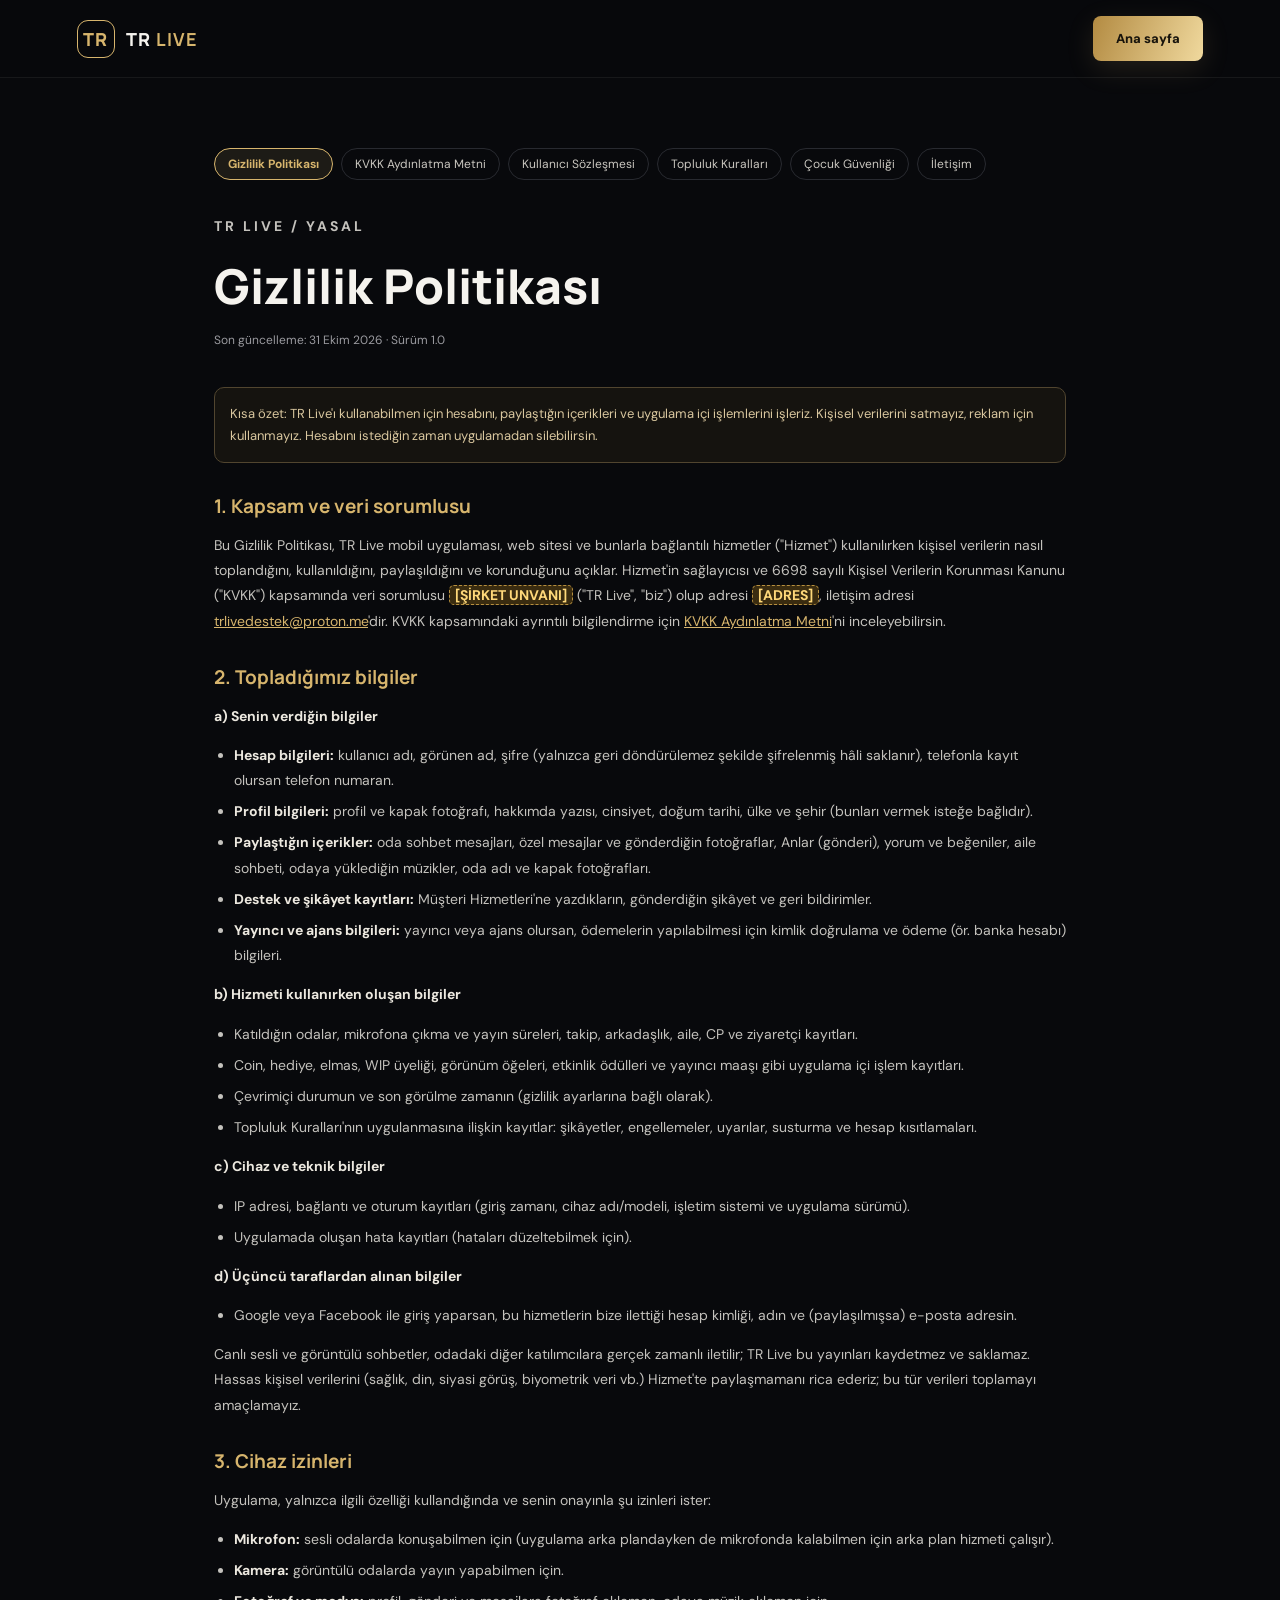
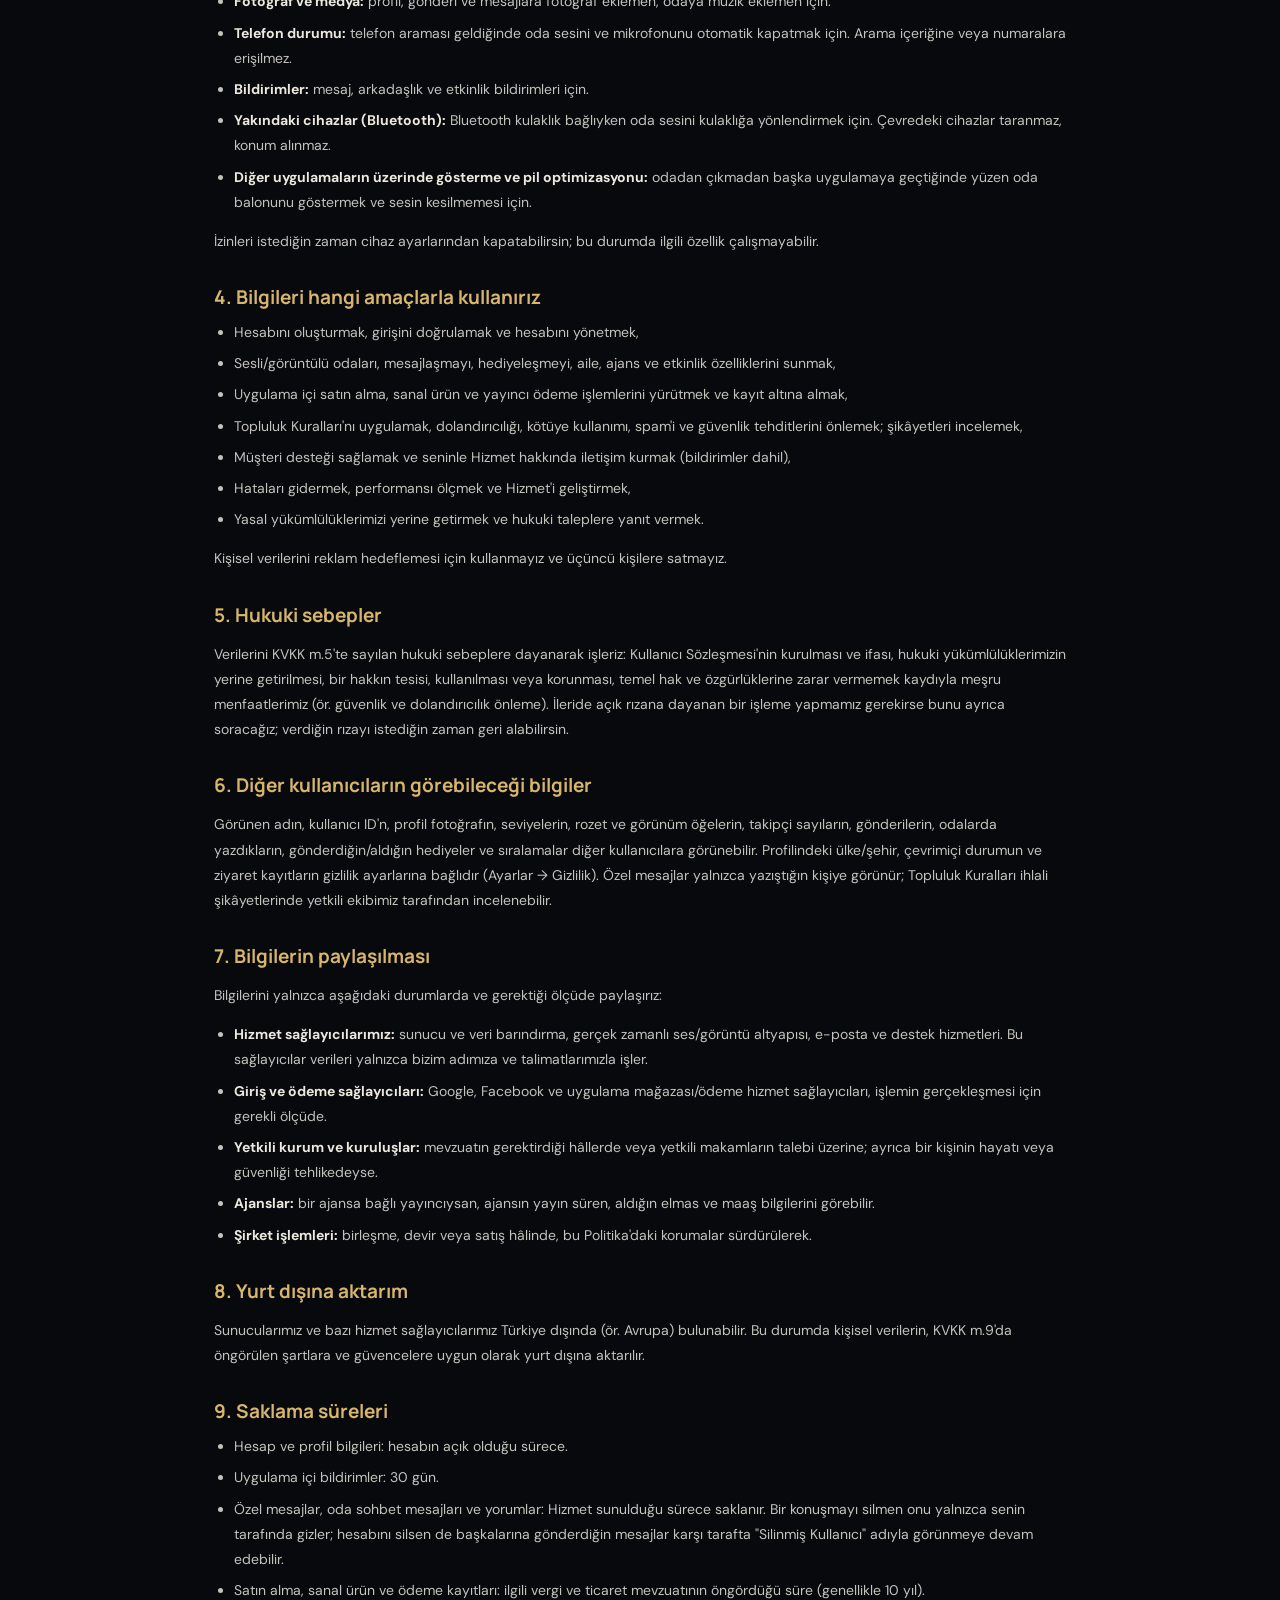
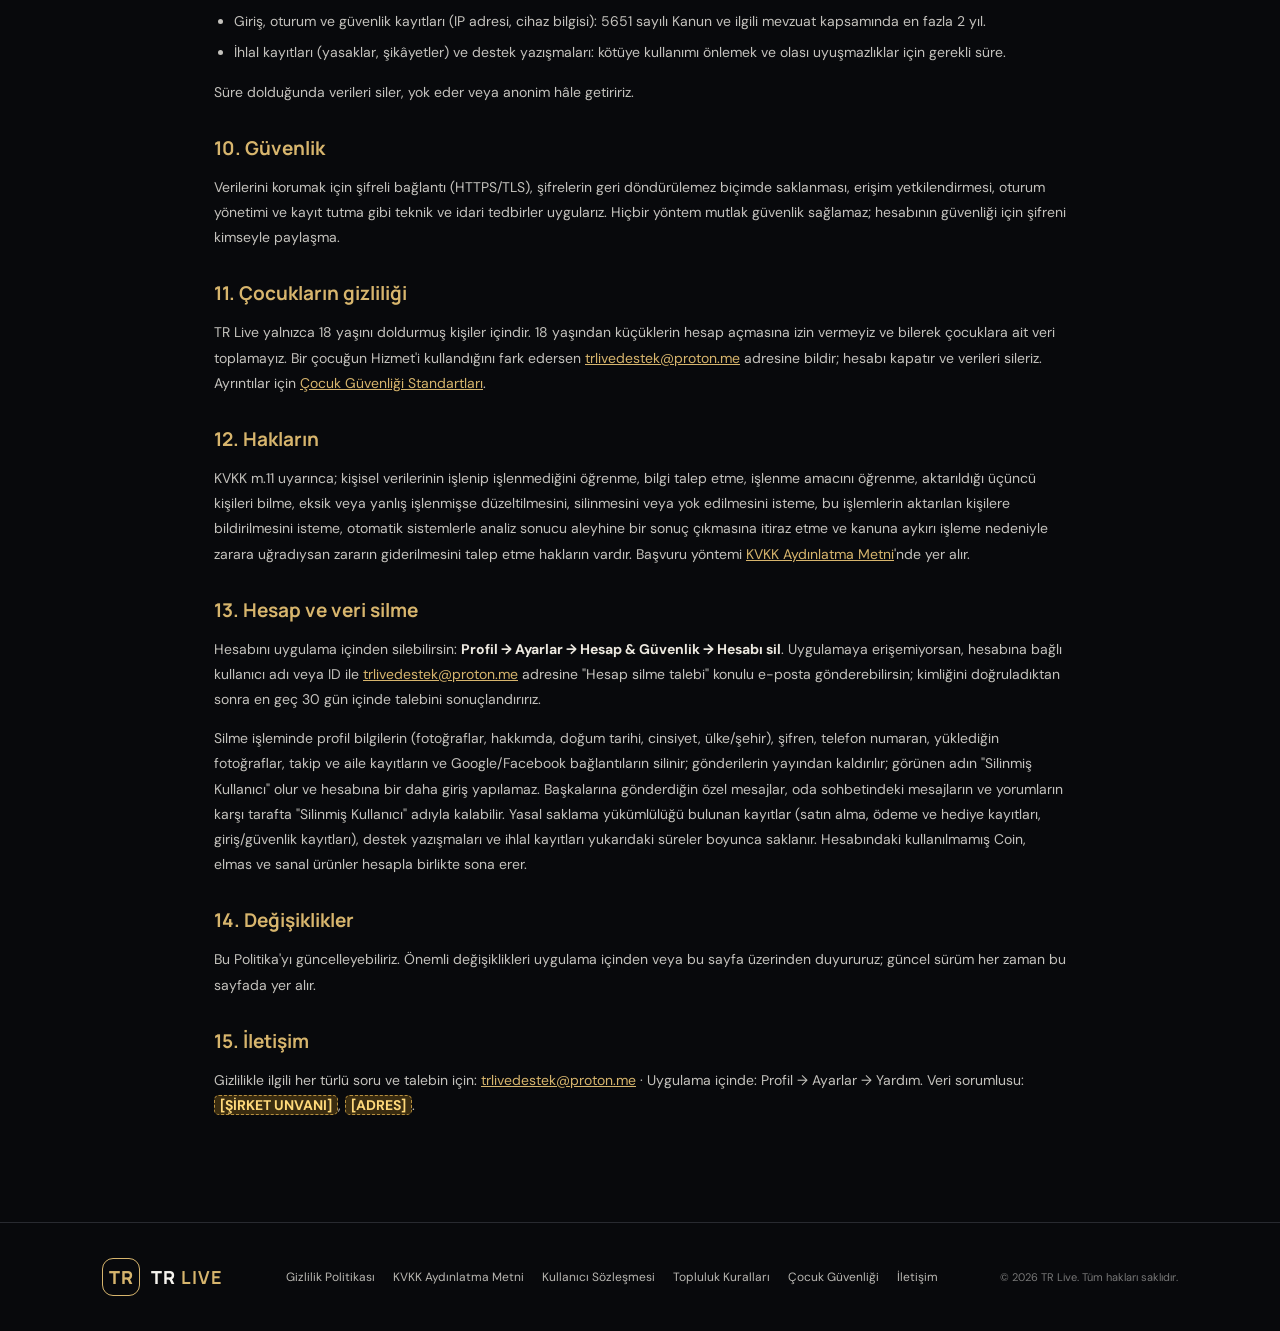
<file: privacy.html>
<!DOCTYPE html>
<html lang="tr">
<head>
<meta charset="UTF-8">
<meta name="viewport" content="width=device-width, initial-scale=1.0">
<meta name="description" content="TR Live Gizlilik Politikası: hangi bilgileri topladığımız, nasıl kullandığımız ve hakların.">
<title>Gizlilik Politikası | TR Live</title>
<link rel="stylesheet" href="assets/css/style.css">
</head>
<body>

<header class="header">
  <a class="brand" href="index.html">
    <span class="brand-mark">TR</span>
    <span>TR <b>LIVE</b></span>
  </a>
  <a class="gold-button" href="index.html">Ana sayfa</a>
</header>

<main class="legal-wrap">
  <nav class="legal-tabs" aria-label="Yasal belgeler">
    <a href="privacy.html" class="active" aria-current="page">Gizlilik Politikası</a>
    <a href="kvkk.html">KVKK Aydınlatma Metni</a>
    <a href="terms.html">Kullanıcı Sözleşmesi</a>
    <a href="community.html">Topluluk Kuralları</a>
    <a href="child-safety.html">Çocuk Güvenliği</a>
    <a href="contact.html">İletişim</a>
  </nav>
  <p class="eyebrow">TR LIVE / YASAL</p>
  <h1>Gizlilik Politikası</h1>
  <p class="updated">Son güncelleme: 31 Ekim 2026 · Sürüm 1.0</p>

  <div class="legal-note">
    Kısa özet: TR Live'ı kullanabilmen için hesabını, paylaştığın içerikleri ve uygulama içi işlemlerini işleriz.
    Kişisel verilerini satmayız, reklam için kullanmayız. Hesabını istediğin zaman uygulamadan silebilirsin.
  </div>

  <h2 id="kapsam">1. Kapsam ve veri sorumlusu</h2>
  <p>
    Bu Gizlilik Politikası, TR Live mobil uygulaması, web sitesi ve bunlarla bağlantılı hizmetler
    ("Hizmet") kullanılırken kişisel verilerin nasıl toplandığını, kullanıldığını, paylaşıldığını ve korunduğunu açıklar.
    Hizmet'in sağlayıcısı ve 6698 sayılı Kişisel Verilerin Korunması Kanunu ("KVKK") kapsamında veri sorumlusu
    <span class="fill">[ŞİRKET UNVANI]</span> ("TR Live", "biz") olup adresi <span class="fill">[ADRES]</span>, iletişim adresi <a href="mailto:trlivedestek@proton.me">trlivedestek@proton.me</a>'dir.
    KVKK kapsamındaki ayrıntılı bilgilendirme için <a href="kvkk.html">KVKK Aydınlatma Metni</a>'ni inceleyebilirsin.
  </p>

  <h2 id="toplanan">2. Topladığımız bilgiler</h2>
  <p><b>a) Senin verdiğin bilgiler</b></p>
  <ul>
    <li><b>Hesap bilgileri:</b> kullanıcı adı, görünen ad, şifre (yalnızca geri döndürülemez şekilde şifrelenmiş hâli saklanır), telefonla kayıt olursan telefon numaran.</li>
    <li><b>Profil bilgileri:</b> profil ve kapak fotoğrafı, hakkımda yazısı, cinsiyet, doğum tarihi, ülke ve şehir (bunları vermek isteğe bağlıdır).</li>
    <li><b>Paylaştığın içerikler:</b> oda sohbet mesajları, özel mesajlar ve gönderdiğin fotoğraflar, Anlar (gönderi), yorum ve beğeniler, aile sohbeti, odaya yüklediğin müzikler, oda adı ve kapak fotoğrafları.</li>
    <li><b>Destek ve şikâyet kayıtları:</b> Müşteri Hizmetleri'ne yazdıkların, gönderdiğin şikâyet ve geri bildirimler.</li>
    <li><b>Yayıncı ve ajans bilgileri:</b> yayıncı veya ajans olursan, ödemelerin yapılabilmesi için kimlik doğrulama ve ödeme (ör. banka hesabı) bilgileri.</li>
  </ul>
  <p><b>b) Hizmeti kullanırken oluşan bilgiler</b></p>
  <ul>
    <li>Katıldığın odalar, mikrofona çıkma ve yayın süreleri, takip, arkadaşlık, aile, CP ve ziyaretçi kayıtları.</li>
    <li>Coin, hediye, elmas, WIP üyeliği, görünüm öğeleri, etkinlik ödülleri ve yayıncı maaşı gibi uygulama içi işlem kayıtları.</li>
    <li>Çevrimiçi durumun ve son görülme zamanın (gizlilik ayarlarına bağlı olarak).</li>
    <li>Topluluk Kuralları'nın uygulanmasına ilişkin kayıtlar: şikâyetler, engellemeler, uyarılar, susturma ve hesap kısıtlamaları.</li>
  </ul>
  <p><b>c) Cihaz ve teknik bilgiler</b></p>
  <ul>
    <li>IP adresi, bağlantı ve oturum kayıtları (giriş zamanı, cihaz adı/modeli, işletim sistemi ve uygulama sürümü).</li>
    <li>Uygulamada oluşan hata kayıtları (hataları düzeltebilmek için).</li>
  </ul>
  <p><b>d) Üçüncü taraflardan alınan bilgiler</b></p>
  <ul>
    <li>Google veya Facebook ile giriş yaparsan, bu hizmetlerin bize ilettiği hesap kimliği, adın ve (paylaşılmışsa) e-posta adresin.</li>
  </ul>
  <p>
    Canlı sesli ve görüntülü sohbetler, odadaki diğer katılımcılara gerçek zamanlı iletilir; TR Live bu yayınları
    kaydetmez ve saklamaz. Hassas kişisel verilerini (sağlık, din, siyasi görüş, biyometrik veri vb.) Hizmet'te paylaşmamanı
    rica ederiz; bu tür verileri toplamayı amaçlamayız.
  </p>

  <h2 id="izinler">3. Cihaz izinleri</h2>
  <p>Uygulama, yalnızca ilgili özelliği kullandığında ve senin onayınla şu izinleri ister:</p>
  <ul>
    <li><b>Mikrofon:</b> sesli odalarda konuşabilmen için (uygulama arka plandayken de mikrofonda kalabilmen için arka plan hizmeti çalışır).</li>
    <li><b>Kamera:</b> görüntülü odalarda yayın yapabilmen için.</li>
    <li><b>Fotoğraf ve medya:</b> profil, gönderi ve mesajlara fotoğraf eklemen, odaya müzik eklemen için.</li>
    <li><b>Telefon durumu:</b> telefon araması geldiğinde oda sesini ve mikrofonunu otomatik kapatmak için. Arama içeriğine veya numaralara erişilmez.</li>
    <li><b>Bildirimler:</b> mesaj, arkadaşlık ve etkinlik bildirimleri için.</li>
    <li><b>Yakındaki cihazlar (Bluetooth):</b> Bluetooth kulaklık bağlıyken oda sesini kulaklığa yönlendirmek için. Çevredeki cihazlar taranmaz, konum alınmaz.</li>
    <li><b>Diğer uygulamaların üzerinde gösterme ve pil optimizasyonu:</b> odadan çıkmadan başka uygulamaya geçtiğinde yüzen oda balonunu göstermek ve sesin kesilmemesi için.</li>
  </ul>
  <p>İzinleri istediğin zaman cihaz ayarlarından kapatabilirsin; bu durumda ilgili özellik çalışmayabilir.</p>

  <h2 id="amaclar">4. Bilgileri hangi amaçlarla kullanırız</h2>
  <ul>
    <li>Hesabını oluşturmak, girişini doğrulamak ve hesabını yönetmek,</li>
    <li>Sesli/görüntülü odaları, mesajlaşmayı, hediyeleşmeyi, aile, ajans ve etkinlik özelliklerini sunmak,</li>
    <li>Uygulama içi satın alma, sanal ürün ve yayıncı ödeme işlemlerini yürütmek ve kayıt altına almak,</li>
    <li>Topluluk Kuralları'nı uygulamak, dolandırıcılığı, kötüye kullanımı, spam'i ve güvenlik tehditlerini önlemek; şikâyetleri incelemek,</li>
    <li>Müşteri desteği sağlamak ve seninle Hizmet hakkında iletişim kurmak (bildirimler dahil),</li>
    <li>Hataları gidermek, performansı ölçmek ve Hizmet'i geliştirmek,</li>
    <li>Yasal yükümlülüklerimizi yerine getirmek ve hukuki taleplere yanıt vermek.</li>
  </ul>
  <p>Kişisel verilerini reklam hedeflemesi için kullanmayız ve üçüncü kişilere satmayız.</p>

  <h2 id="hukuki-sebep">5. Hukuki sebepler</h2>
  <p>
    Verilerini KVKK m.5'te sayılan hukuki sebeplere dayanarak işleriz: Kullanıcı Sözleşmesi'nin kurulması ve ifası,
    hukuki yükümlülüklerimizin yerine getirilmesi, bir hakkın tesisi, kullanılması veya korunması, temel hak ve
    özgürlüklerine zarar vermemek kaydıyla meşru menfaatlerimiz (ör. güvenlik ve dolandırıcılık önleme). İleride açık rızana
    dayanan bir işleme yapmamız gerekirse bunu ayrıca soracağız; verdiğin rızayı istediğin zaman geri alabilirsin.
  </p>

  <h2 id="gorunen">6. Diğer kullanıcıların görebileceği bilgiler</h2>
  <p>
    Görünen adın, kullanıcı ID'n, profil fotoğrafın, seviyelerin, rozet ve görünüm öğelerin, takipçi sayıların, gönderilerin,
    odalarda yazdıkların, gönderdiğin/aldığın hediyeler ve sıralamalar diğer kullanıcılara görünebilir. Profilindeki ülke/şehir,
    çevrimiçi durumun ve ziyaret kayıtların gizlilik ayarlarına bağlıdır (Ayarlar → Gizlilik). Özel mesajlar yalnızca
    yazıştığın kişiye görünür; Topluluk Kuralları ihlali şikâyetlerinde yetkili ekibimiz tarafından incelenebilir.
  </p>

  <h2 id="paylasim">7. Bilgilerin paylaşılması</h2>
  <p>Bilgilerini yalnızca aşağıdaki durumlarda ve gerektiği ölçüde paylaşırız:</p>
  <ul>
    <li><b>Hizmet sağlayıcılarımız:</b> sunucu ve veri barındırma, gerçek zamanlı ses/görüntü altyapısı, e-posta ve destek hizmetleri. Bu sağlayıcılar verileri yalnızca bizim adımıza ve talimatlarımızla işler.</li>
    <li><b>Giriş ve ödeme sağlayıcıları:</b> Google, Facebook ve uygulama mağazası/ödeme hizmet sağlayıcıları, işlemin gerçekleşmesi için gerekli ölçüde.</li>
    <li><b>Yetkili kurum ve kuruluşlar:</b> mevzuatın gerektirdiği hâllerde veya yetkili makamların talebi üzerine; ayrıca bir kişinin hayatı veya güvenliği tehlikedeyse.</li>
    <li><b>Ajanslar:</b> bir ajansa bağlı yayıncıysan, ajansın yayın süren, aldığın elmas ve maaş bilgilerini görebilir.</li>
    <li><b>Şirket işlemleri:</b> birleşme, devir veya satış hâlinde, bu Politika'daki korumalar sürdürülerek.</li>
  </ul>

  <h2 id="yurtdisi">8. Yurt dışına aktarım</h2>
  <p>
    Sunucularımız ve bazı hizmet sağlayıcılarımız Türkiye dışında (ör. Avrupa) bulunabilir. Bu durumda kişisel verilerin,
    KVKK m.9'da öngörülen şartlara ve güvencelere uygun olarak yurt dışına aktarılır.
  </p>

  <h2 id="saklama">9. Saklama süreleri</h2>
  <ul>
    <li>Hesap ve profil bilgileri: hesabın açık olduğu sürece.</li>
    <li>Uygulama içi bildirimler: 30 gün.</li>
    <li>Özel mesajlar, oda sohbet mesajları ve yorumlar: Hizmet sunulduğu sürece saklanır. Bir konuşmayı silmen onu yalnızca senin tarafında gizler; hesabını silsen de başkalarına gönderdiğin mesajlar karşı tarafta "Silinmiş Kullanıcı" adıyla görünmeye devam edebilir.</li>
    <li>Satın alma, sanal ürün ve ödeme kayıtları: ilgili vergi ve ticaret mevzuatının öngördüğü süre (genellikle 10 yıl).</li>
    <li>Giriş, oturum ve güvenlik kayıtları (IP adresi, cihaz bilgisi): 5651 sayılı Kanun ve ilgili mevzuat kapsamında en fazla 2 yıl.</li>
    <li>İhlal kayıtları (yasaklar, şikâyetler) ve destek yazışmaları: kötüye kullanımı önlemek ve olası uyuşmazlıklar için gerekli süre.</li>
  </ul>
  <p>Süre dolduğunda verileri siler, yok eder veya anonim hâle getiririz.</p>

  <h2 id="guvenlik">10. Güvenlik</h2>
  <p>
    Verilerini korumak için şifreli bağlantı (HTTPS/TLS), şifrelerin geri döndürülemez biçimde saklanması, erişim yetkilendirmesi,
    oturum yönetimi ve kayıt tutma gibi teknik ve idari tedbirler uygularız. Hiçbir yöntem mutlak güvenlik sağlamaz;
    hesabının güvenliği için şifreni kimseyle paylaşma.
  </p>

  <h2 id="cocuklar">11. Çocukların gizliliği</h2>
  <p>
    TR Live yalnızca 18 yaşını doldurmuş kişiler içindir. 18 yaşından küçüklerin hesap açmasına izin vermeyiz ve bilerek
    çocuklara ait veri toplamayız. Bir çocuğun Hizmet'i kullandığını fark edersen <a href="mailto:trlivedestek@proton.me">trlivedestek@proton.me</a> adresine bildir; hesabı kapatır
    ve verileri sileriz. Ayrıntılar için <a href="child-safety.html">Çocuk Güvenliği Standartları</a>.
  </p>

  <h2 id="haklar">12. Hakların</h2>
  <p>
    KVKK m.11 uyarınca; kişisel verilerinin işlenip işlenmediğini öğrenme, bilgi talep etme, işlenme amacını öğrenme,
    aktarıldığı üçüncü kişileri bilme, eksik veya yanlış işlenmişse düzeltilmesini, silinmesini veya yok edilmesini isteme,
    bu işlemlerin aktarılan kişilere bildirilmesini isteme, otomatik sistemlerle analiz sonucu aleyhine bir sonuç çıkmasına
    itiraz etme ve kanuna aykırı işleme nedeniyle zarara uğradıysan zararın giderilmesini talep etme hakların vardır.
    Başvuru yöntemi <a href="kvkk.html">KVKK Aydınlatma Metni</a>'nde yer alır.
  </p>

  <h2 id="hesap-silme">13. Hesap ve veri silme</h2>
  <p>
    Hesabını uygulama içinden silebilirsin: <b>Profil → Ayarlar → Hesap &amp; Güvenlik → Hesabı sil</b>.
    Uygulamaya erişemiyorsan, hesabına bağlı kullanıcı adı veya ID ile <a href="mailto:trlivedestek@proton.me">trlivedestek@proton.me</a> adresine "Hesap silme talebi" konulu
    e-posta gönderebilirsin; kimliğini doğruladıktan sonra en geç 30 gün içinde talebini sonuçlandırırız.
  </p>
  <p>
    Silme işleminde profil bilgilerin (fotoğraflar, hakkımda, doğum tarihi, cinsiyet, ülke/şehir), şifren, telefon numaran,
    yüklediğin fotoğraflar, takip ve aile kayıtların ve Google/Facebook bağlantıların silinir; gönderilerin yayından kaldırılır;
    görünen adın "Silinmiş Kullanıcı" olur ve hesabına bir daha giriş yapılamaz. Başkalarına gönderdiğin özel mesajlar, oda
    sohbetindeki mesajların ve yorumların karşı tarafta "Silinmiş Kullanıcı" adıyla kalabilir. Yasal saklama yükümlülüğü bulunan
    kayıtlar (satın alma, ödeme ve hediye kayıtları, giriş/güvenlik kayıtları), destek yazışmaları ve ihlal kayıtları yukarıdaki
    süreler boyunca saklanır. Hesabındaki kullanılmamış Coin, elmas ve sanal ürünler hesapla birlikte sona erer.
  </p>

  <h2 id="degisiklik">14. Değişiklikler</h2>
  <p>
    Bu Politika'yı güncelleyebiliriz. Önemli değişiklikleri uygulama içinden veya bu sayfa üzerinden duyururuz;
    güncel sürüm her zaman bu sayfada yer alır.
  </p>

  <h2 id="iletisim">15. İletişim</h2>
  <p>
    Gizlilikle ilgili her türlü soru ve talebin için: <a href="mailto:trlivedestek@proton.me">trlivedestek@proton.me</a> · Uygulama içinde: Profil → Ayarlar → Yardım.
    Veri sorumlusu: <span class="fill">[ŞİRKET UNVANI]</span>, <span class="fill">[ADRES]</span>.
  </p>

</main>

<footer class="footer">
  <a class="brand" href="index.html">
    <span class="brand-mark">TR</span>
    <span>TR <b>LIVE</b></span>
  </a>
  <div class="footer-links">
    <a href="privacy.html">Gizlilik Politikası</a>
    <a href="kvkk.html">KVKK Aydınlatma Metni</a>
    <a href="terms.html">Kullanıcı Sözleşmesi</a>
    <a href="community.html">Topluluk Kuralları</a>
    <a href="child-safety.html">Çocuk Güvenliği</a>
    <a href="contact.html">İletişim</a>
  </div>
  <small>© 2026 TR Live. Tüm hakları saklıdır.</small>
</footer>

</body>
</html>
</file>
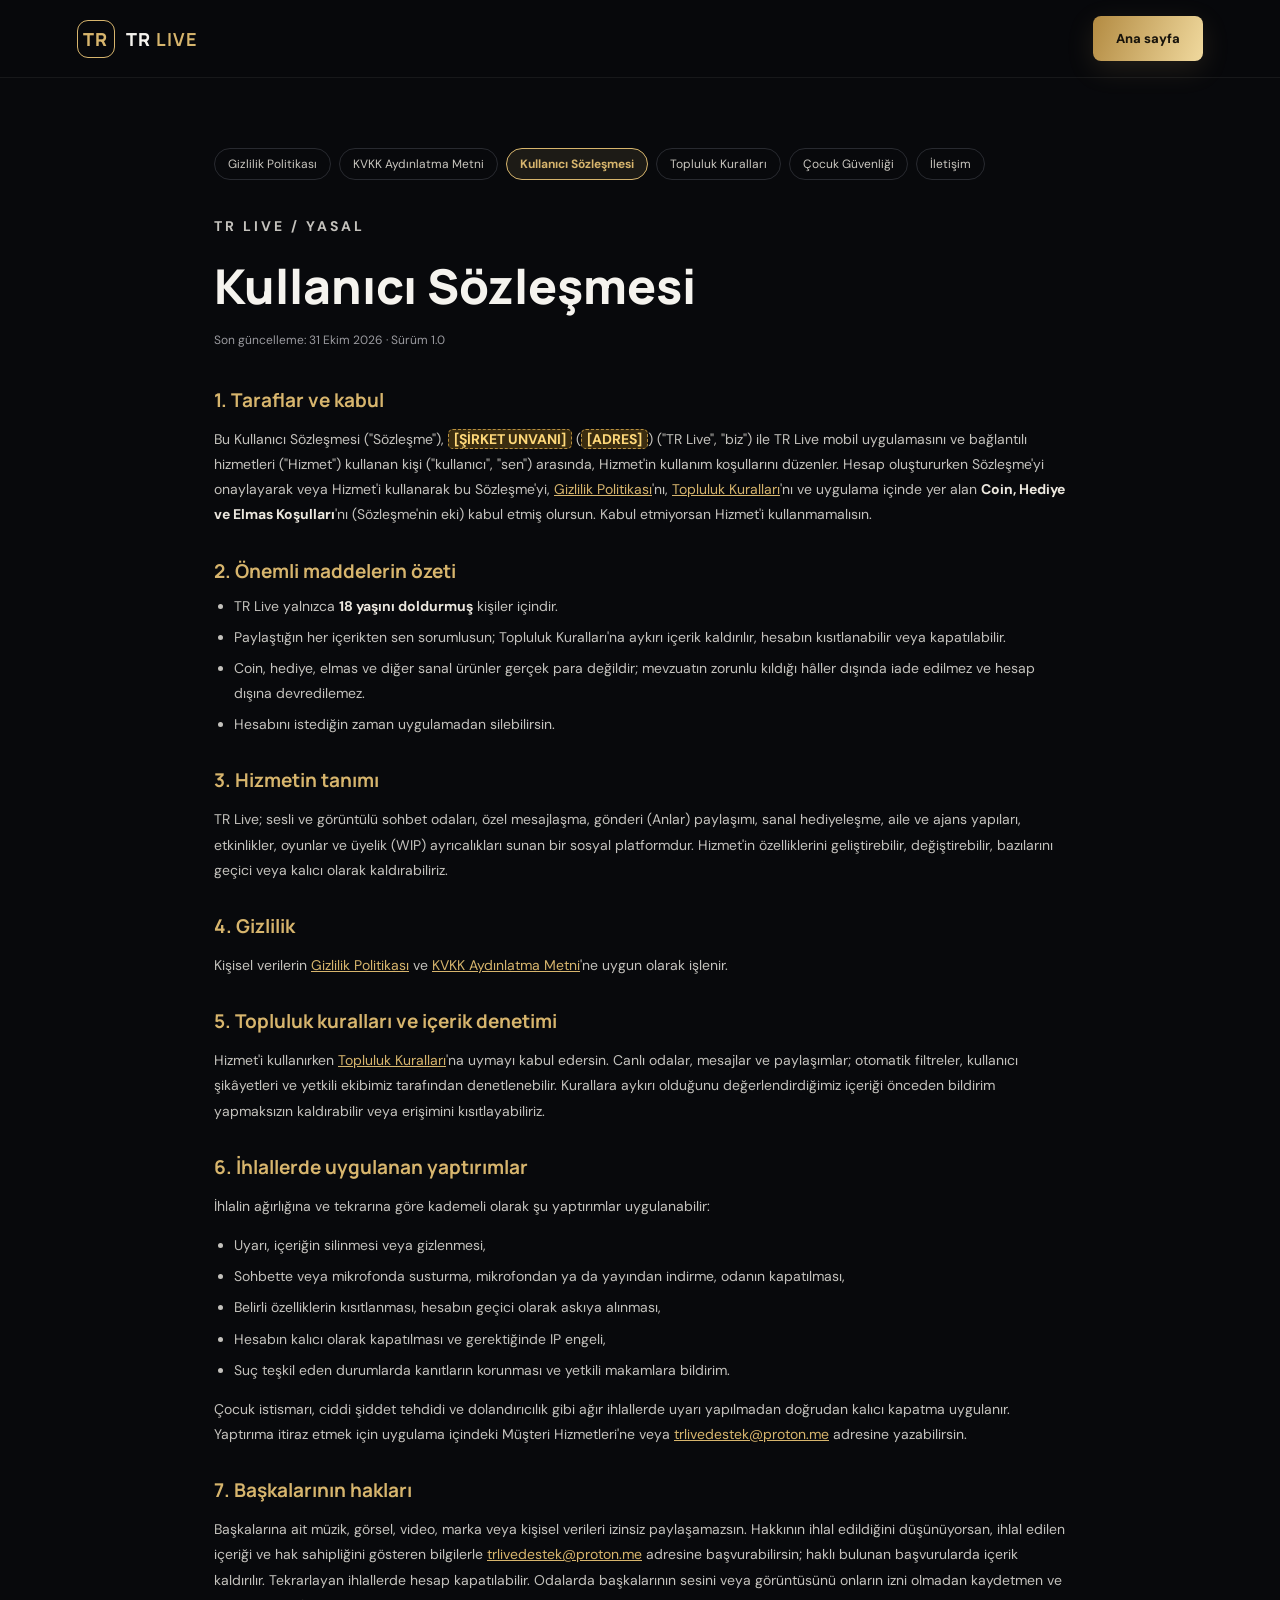
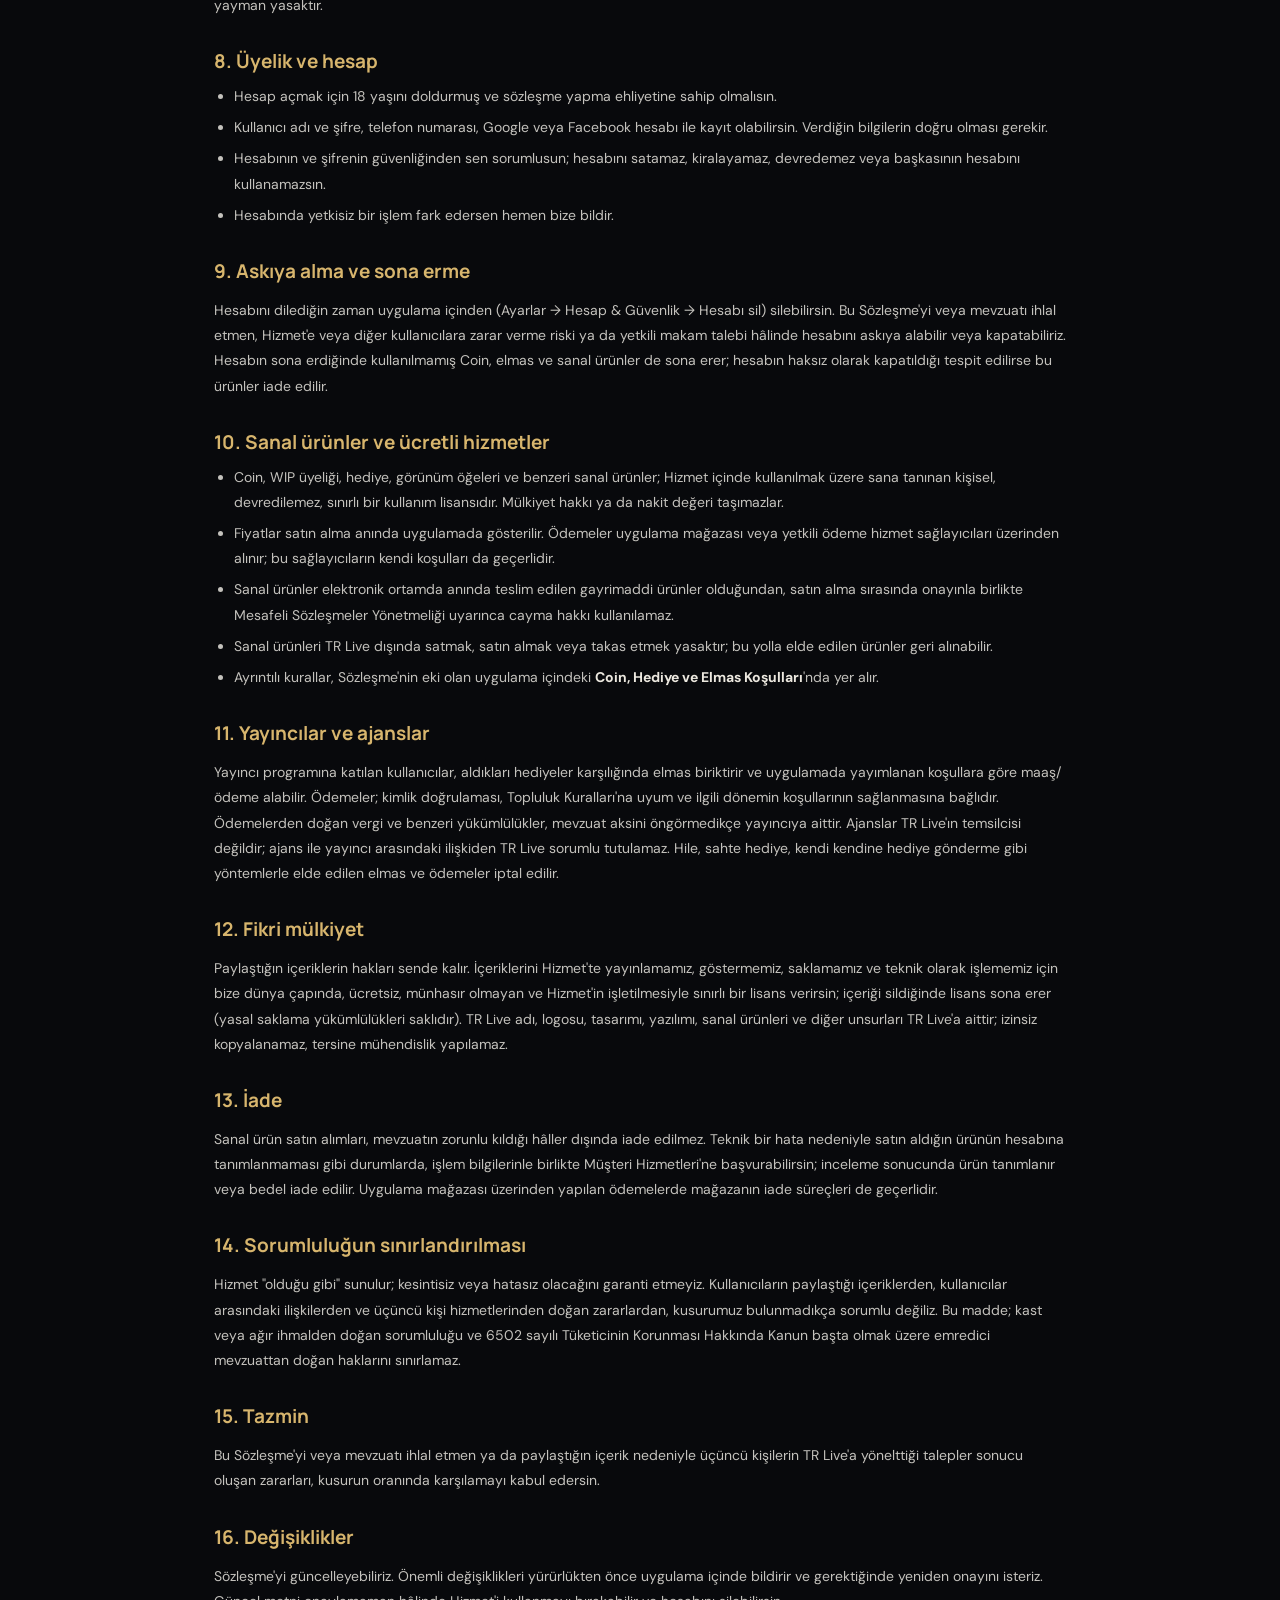
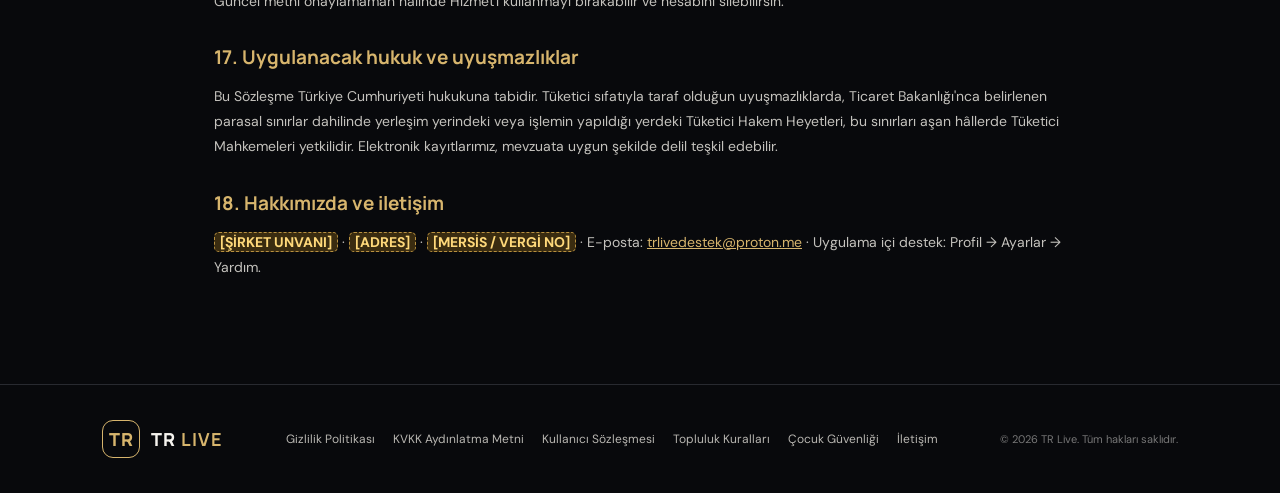
<file: terms.html>
<!DOCTYPE html>
<html lang="tr">
<head>
<meta charset="UTF-8">
<meta name="viewport" content="width=device-width, initial-scale=1.0">
<meta name="description" content="TR Live Kullanıcı Sözleşmesi ve kullanım koşulları.">
<title>Kullanıcı Sözleşmesi | TR Live</title>
<link rel="stylesheet" href="assets/css/style.css">
</head>
<body>

<header class="header">
  <a class="brand" href="index.html">
    <span class="brand-mark">TR</span>
    <span>TR <b>LIVE</b></span>
  </a>
  <a class="gold-button" href="index.html">Ana sayfa</a>
</header>

<main class="legal-wrap">
  <nav class="legal-tabs" aria-label="Yasal belgeler">
    <a href="privacy.html">Gizlilik Politikası</a>
    <a href="kvkk.html">KVKK Aydınlatma Metni</a>
    <a href="terms.html" class="active" aria-current="page">Kullanıcı Sözleşmesi</a>
    <a href="community.html">Topluluk Kuralları</a>
    <a href="child-safety.html">Çocuk Güvenliği</a>
    <a href="contact.html">İletişim</a>
  </nav>
  <p class="eyebrow">TR LIVE / YASAL</p>
  <h1>Kullanıcı Sözleşmesi</h1>
  <p class="updated">Son güncelleme: 31 Ekim 2026 · Sürüm 1.0</p>

  <h2>1. Taraflar ve kabul</h2>
  <p>
    Bu Kullanıcı Sözleşmesi ("Sözleşme"), <span class="fill">[ŞİRKET UNVANI]</span> (<span class="fill">[ADRES]</span>) ("TR Live", "biz") ile TR Live mobil uygulamasını ve bağlantılı
    hizmetleri ("Hizmet") kullanan kişi ("kullanıcı", "sen") arasında, Hizmet'in kullanım koşullarını düzenler.
    Hesap oluştururken Sözleşme'yi onaylayarak veya Hizmet'i kullanarak bu Sözleşme'yi, <a href="privacy.html">Gizlilik Politikası</a>'nı,
    <a href="community.html">Topluluk Kuralları</a>'nı ve uygulama içinde yer alan <b>Coin, Hediye ve Elmas Koşulları</b>'nı
    (Sözleşme'nin eki) kabul etmiş olursun. Kabul etmiyorsan Hizmet'i kullanmamalısın.
  </p>

  <h2>2. Önemli maddelerin özeti</h2>
  <ul>
    <li>TR Live yalnızca <b>18 yaşını doldurmuş</b> kişiler içindir.</li>
    <li>Paylaştığın her içerikten sen sorumlusun; Topluluk Kuralları'na aykırı içerik kaldırılır, hesabın kısıtlanabilir veya kapatılabilir.</li>
    <li>Coin, hediye, elmas ve diğer sanal ürünler gerçek para değildir; mevzuatın zorunlu kıldığı hâller dışında iade edilmez ve hesap dışına devredilemez.</li>
    <li>Hesabını istediğin zaman uygulamadan silebilirsin.</li>
  </ul>

  <h2>3. Hizmetin tanımı</h2>
  <p>
    TR Live; sesli ve görüntülü sohbet odaları, özel mesajlaşma, gönderi (Anlar) paylaşımı, sanal hediyeleşme, aile ve ajans
    yapıları, etkinlikler, oyunlar ve üyelik (WIP) ayrıcalıkları sunan bir sosyal platformdur. Hizmet'in özelliklerini
    geliştirebilir, değiştirebilir, bazılarını geçici veya kalıcı olarak kaldırabiliriz.
  </p>

  <h2>4. Gizlilik</h2>
  <p>
    Kişisel verilerin <a href="privacy.html">Gizlilik Politikası</a> ve <a href="kvkk.html">KVKK Aydınlatma Metni</a>'ne uygun olarak işlenir.
  </p>

  <h2>5. Topluluk kuralları ve içerik denetimi</h2>
  <p>
    Hizmet'i kullanırken <a href="community.html">Topluluk Kuralları</a>'na uymayı kabul edersin. Canlı odalar, mesajlar ve
    paylaşımlar; otomatik filtreler, kullanıcı şikâyetleri ve yetkili ekibimiz tarafından denetlenebilir. Kurallara aykırı
    olduğunu değerlendirdiğimiz içeriği önceden bildirim yapmaksızın kaldırabilir veya erişimini kısıtlayabiliriz.
  </p>

  <h2>6. İhlallerde uygulanan yaptırımlar</h2>
  <p>İhlalin ağırlığına ve tekrarına göre kademeli olarak şu yaptırımlar uygulanabilir:</p>
  <ul>
    <li>Uyarı, içeriğin silinmesi veya gizlenmesi,</li>
    <li>Sohbette veya mikrofonda susturma, mikrofondan ya da yayından indirme, odanın kapatılması,</li>
    <li>Belirli özelliklerin kısıtlanması, hesabın geçici olarak askıya alınması,</li>
    <li>Hesabın kalıcı olarak kapatılması ve gerektiğinde IP engeli,</li>
    <li>Suç teşkil eden durumlarda kanıtların korunması ve yetkili makamlara bildirim.</li>
  </ul>
  <p>Çocuk istismarı, ciddi şiddet tehdidi ve dolandırıcılık gibi ağır ihlallerde uyarı yapılmadan doğrudan kalıcı kapatma uygulanır.
    Yaptırıma itiraz etmek için uygulama içindeki Müşteri Hizmetleri'ne veya <a href="mailto:trlivedestek@proton.me">trlivedestek@proton.me</a> adresine yazabilirsin.</p>

  <h2>7. Başkalarının hakları</h2>
  <p>
    Başkalarına ait müzik, görsel, video, marka veya kişisel verileri izinsiz paylaşamazsın. Hakkının ihlal edildiğini
    düşünüyorsan, ihlal edilen içeriği ve hak sahipliğini gösteren bilgilerle <a href="mailto:trlivedestek@proton.me">trlivedestek@proton.me</a> adresine başvurabilirsin; haklı
    bulunan başvurularda içerik kaldırılır. Tekrarlayan ihlallerde hesap kapatılabilir. Odalarda başkalarının sesini veya
    görüntüsünü onların izni olmadan kaydetmen ve yayman yasaktır.
  </p>

  <h2>8. Üyelik ve hesap</h2>
  <ul>
    <li>Hesap açmak için 18 yaşını doldurmuş ve sözleşme yapma ehliyetine sahip olmalısın.</li>
    <li>Kullanıcı adı ve şifre, telefon numarası, Google veya Facebook hesabı ile kayıt olabilirsin. Verdiğin bilgilerin doğru olması gerekir.</li>
    <li>Hesabının ve şifrenin güvenliğinden sen sorumlusun; hesabını satamaz, kiralayamaz, devredemez veya başkasının hesabını kullanamazsın.</li>
    <li>Hesabında yetkisiz bir işlem fark edersen hemen bize bildir.</li>
  </ul>

  <h2>9. Askıya alma ve sona erme</h2>
  <p>
    Hesabını dilediğin zaman uygulama içinden (Ayarlar → Hesap &amp; Güvenlik → Hesabı sil) silebilirsin. Bu Sözleşme'yi veya
    mevzuatı ihlal etmen, Hizmet'e veya diğer kullanıcılara zarar verme riski ya da yetkili makam talebi hâlinde hesabını
    askıya alabilir veya kapatabiliriz. Hesabın sona erdiğinde kullanılmamış Coin, elmas ve sanal ürünler de sona erer;
    hesabın haksız olarak kapatıldığı tespit edilirse bu ürünler iade edilir.
  </p>

  <h2>10. Sanal ürünler ve ücretli hizmetler</h2>
  <ul>
    <li>Coin, WIP üyeliği, hediye, görünüm öğeleri ve benzeri sanal ürünler; Hizmet içinde kullanılmak üzere sana tanınan kişisel, devredilemez, sınırlı bir kullanım lisansıdır. Mülkiyet hakkı ya da nakit değeri taşımazlar.</li>
    <li>Fiyatlar satın alma anında uygulamada gösterilir. Ödemeler uygulama mağazası veya yetkili ödeme hizmet sağlayıcıları üzerinden alınır; bu sağlayıcıların kendi koşulları da geçerlidir.</li>
    <li>Sanal ürünler elektronik ortamda anında teslim edilen gayrimaddi ürünler olduğundan, satın alma sırasında onayınla birlikte Mesafeli Sözleşmeler Yönetmeliği uyarınca cayma hakkı kullanılamaz.</li>
    <li>Sanal ürünleri TR Live dışında satmak, satın almak veya takas etmek yasaktır; bu yolla elde edilen ürünler geri alınabilir.</li>
    <li>Ayrıntılı kurallar, Sözleşme'nin eki olan uygulama içindeki <b>Coin, Hediye ve Elmas Koşulları</b>'nda yer alır.</li>
  </ul>

  <h2>11. Yayıncılar ve ajanslar</h2>
  <p>
    Yayıncı programına katılan kullanıcılar, aldıkları hediyeler karşılığında elmas biriktirir ve uygulamada yayımlanan
    koşullara göre maaş/ödeme alabilir. Ödemeler; kimlik doğrulaması, Topluluk Kuralları'na uyum ve ilgili dönemin
    koşullarının sağlanmasına bağlıdır. Ödemelerden doğan vergi ve benzeri yükümlülükler, mevzuat aksini öngörmedikçe yayıncıya
    aittir. Ajanslar TR Live'ın temsilcisi değildir; ajans ile yayıncı arasındaki ilişkiden TR Live sorumlu tutulamaz.
    Hile, sahte hediye, kendi kendine hediye gönderme gibi yöntemlerle elde edilen elmas ve ödemeler iptal edilir.
  </p>

  <h2>12. Fikri mülkiyet</h2>
  <p>
    Paylaştığın içeriklerin hakları sende kalır. İçeriklerini Hizmet'te yayınlamamız, göstermemiz, saklamamız ve teknik
    olarak işlememiz için bize dünya çapında, ücretsiz, münhasır olmayan ve Hizmet'in işletilmesiyle sınırlı bir lisans verirsin;
    içeriği sildiğinde lisans sona erer (yasal saklama yükümlülükleri saklıdır). TR Live adı, logosu, tasarımı, yazılımı, sanal
    ürünleri ve diğer unsurları TR Live'a aittir; izinsiz kopyalanamaz, tersine mühendislik yapılamaz.
  </p>

  <h2>13. İade</h2>
  <p>
    Sanal ürün satın alımları, mevzuatın zorunlu kıldığı hâller dışında iade edilmez. Teknik bir hata nedeniyle satın aldığın
    ürünün hesabına tanımlanmaması gibi durumlarda, işlem bilgilerinle birlikte Müşteri Hizmetleri'ne başvurabilirsin; inceleme
    sonucunda ürün tanımlanır veya bedel iade edilir. Uygulama mağazası üzerinden yapılan ödemelerde mağazanın iade süreçleri de geçerlidir.
  </p>

  <h2>14. Sorumluluğun sınırlandırılması</h2>
  <p>
    Hizmet "olduğu gibi" sunulur; kesintisiz veya hatasız olacağını garanti etmeyiz. Kullanıcıların paylaştığı içeriklerden,
    kullanıcılar arasındaki ilişkilerden ve üçüncü kişi hizmetlerinden doğan zararlardan, kusurumuz bulunmadıkça sorumlu değiliz.
    Bu madde; kast veya ağır ihmalden doğan sorumluluğu ve 6502 sayılı Tüketicinin Korunması Hakkında Kanun başta olmak üzere
    emredici mevzuattan doğan haklarını sınırlamaz.
  </p>

  <h2>15. Tazmin</h2>
  <p>
    Bu Sözleşme'yi veya mevzuatı ihlal etmen ya da paylaştığın içerik nedeniyle üçüncü kişilerin TR Live'a yönelttiği talepler
    sonucu oluşan zararları, kusurun oranında karşılamayı kabul edersin.
  </p>

  <h2>16. Değişiklikler</h2>
  <p>
    Sözleşme'yi güncelleyebiliriz. Önemli değişiklikleri yürürlükten önce uygulama içinde bildirir ve gerektiğinde yeniden
    onayını isteriz. Güncel metni onaylamaman hâlinde Hizmet'i kullanmayı bırakabilir ve hesabını silebilirsin.
  </p>

  <h2>17. Uygulanacak hukuk ve uyuşmazlıklar</h2>
  <p>
    Bu Sözleşme Türkiye Cumhuriyeti hukukuna tabidir. Tüketici sıfatıyla taraf olduğun uyuşmazlıklarda, Ticaret Bakanlığı'nca
    belirlenen parasal sınırlar dahilinde yerleşim yerindeki veya işlemin yapıldığı yerdeki Tüketici Hakem Heyetleri, bu sınırları
    aşan hâllerde Tüketici Mahkemeleri yetkilidir. Elektronik kayıtlarımız, mevzuata uygun şekilde delil teşkil edebilir.
  </p>

  <h2>18. Hakkımızda ve iletişim</h2>
  <p>
    <span class="fill">[ŞİRKET UNVANI]</span> · <span class="fill">[ADRES]</span> · <span class="fill">[MERSİS / VERGİ NO]</span> · E-posta: <a href="mailto:trlivedestek@proton.me">trlivedestek@proton.me</a> · Uygulama içi destek: Profil → Ayarlar → Yardım.
  </p>

</main>

<footer class="footer">
  <a class="brand" href="index.html">
    <span class="brand-mark">TR</span>
    <span>TR <b>LIVE</b></span>
  </a>
  <div class="footer-links">
    <a href="privacy.html">Gizlilik Politikası</a>
    <a href="kvkk.html">KVKK Aydınlatma Metni</a>
    <a href="terms.html">Kullanıcı Sözleşmesi</a>
    <a href="community.html">Topluluk Kuralları</a>
    <a href="child-safety.html">Çocuk Güvenliği</a>
    <a href="contact.html">İletişim</a>
  </div>
  <small>© 2026 TR Live. Tüm hakları saklıdır.</small>
</footer>

</body>
</html>
</file>
<file: assets/css/style.css>
@import url('https://fonts.googleapis.com/css2?family=DM+Sans:wght@400;500;600;700&family=Manrope:wght@400;500;600;700;800&display=swap');

:root {
  --bg: #08090c;
  --panel: #111319;
  --gold: #d7b56d;
  --text: #f5f3ee;
  --muted: #a7a7ad;
  --line: #282a30;
}

* {
  box-sizing: border-box;
}

html {
  scroll-behavior: smooth;
}

body {
  margin: 0;
  background: var(--bg);
  color: var(--text);
  font-family: 'DM Sans', sans-serif;
}

a {
  color: inherit;
  text-decoration: none;
}

.header {
  height: 78px;
  padding: 0 max(6vw, 22px);
  display: flex;
  align-items: center;
  justify-content: space-between;
  border-bottom: 1px solid #ffffff10;
  background: #08090cef;
  position: sticky;
  top: 0;
  z-index: 20;
  backdrop-filter: blur(14px);
}

.brand {
  display: flex;
  align-items: center;
  gap: 11px;
  font: 800 18px Manrope, sans-serif;
  letter-spacing: 1px;
}

.brand b,
.mini-brand b,
.screen-brand b {
  color: var(--gold);
}

.brand-mark {
  width: 38px;
  height: 38px;
  border: 1px solid var(--gold);
  border-radius: 11px;
  display: grid;
  place-items: center;
  color: var(--gold);
}

.nav {
  display: flex;
  align-items: center;
  gap: 28px;
  color: #d3d0ca;
  font-size: 13px;
}

.nav a:hover,
.footer-links a:hover {
  color: var(--gold);
}

.lang-toggle,
.menu-toggle {
  background: transparent;
  border: 1px solid var(--line);
  color: var(--gold);
  border-radius: 8px;
  padding: 9px 12px;
  cursor: pointer;
}

.menu-toggle {
  display: none;
}

/* ANA SAYFA */

.hero {
  min-height: 610px;
  padding: 65px 10vw 50px;
  display: grid;
  grid-template-columns: 1.1fr .9fr;
  align-items: center;
  gap: 35px;
  overflow: hidden;
  background: radial-gradient(
    ellipse at 76% 50%,
    #8d6b2b24,
    transparent 42%
  );
}

.eyebrow {
  color: var(--gold);
  letter-spacing: 3px;
  font-size: 10px;
  font-weight: 700;
}

.hero h1,
.section h2,
.cta h2 {
  font: 800 clamp(38px, 5vw, 64px)/1.12 Manrope, sans-serif;
  letter-spacing: -2px;
  margin: 18px 0;
}

.hero h1 span {
  color: var(--gold);
}

.hero-copy > p:not(.eyebrow) {
  color: var(--muted);
  line-height: 1.8;
  max-width: 490px;
  font-size: 16px;
  margin: 0 0 30px;
}

.gold-button {
  display: inline-block;
  background: linear-gradient(110deg, #b38b42, #f0d99e);
  color: #17130b;
  padding: 14px 23px;
  border-radius: 8px;
  font-weight: 800;
  font-size: 13px;
  box-shadow: 0 8px 28px #d7b56d22;
}

/* TELEFON GÖRSELLERİ */

.hero-art {
  height: 485px;
  position: relative;
  display: flex;
  align-items: center;
  justify-content: center;
}

.glow {
  position: absolute;
  width: 340px;
  height: 340px;
  background: #d4a94b24;
  filter: blur(75px);
  border-radius: 50%;
}

.hero-phone {
  position: absolute;
  width: 218px;
  height: 438px;
  padding: 8px;
  border: 1px solid #686868;
  border-radius: 34px;
  background: #17191e;
  box-shadow: 0 28px 70px #000;
}

.front {
  z-index: 2;
  transform: translateX(28px) rotate(5deg);
}

.rear {
  transform: translate(-100px, 12px) rotate(-12deg);
  opacity: .82;
}

.hero-screen {
  height: 100%;
  border-radius: 27px;
  background: linear-gradient(160deg, #211d18, #090a0e 55%);
  padding: 15px;
  overflow: hidden;
  position: relative;
}

.status {
  font-size: 8px;
  display: flex;
  justify-content: space-between;
  color: #ddd;
}

.mini-brand,
.screen-brand {
  font: 800 16px Manrope, sans-serif;
  margin-top: 24px;
}

.hero-message {
  margin-top: 43px;
  font-size: 18px;
  line-height: 1.5;
  letter-spacing: 2px;
}

.hero-message strong {
  color: var(--gold);
  font-size: 23px;
}

.avatar-row {
  display: flex;
  margin-top: 24px;
}

.avatar-row i,
.screen-people i {
  width: 36px;
  height: 36px;
  border-radius: 50%;
  background: linear-gradient(140deg, #e8c77d, #5c4630);
  border: 2px solid #17191e;
  margin-right: -5px;
}

.hero-room {
  height: 100px;
  border-radius: 13px;
  margin-top: 24px;
  background: linear-gradient(130deg, #8c683a, #27201b 65%, #111);
}

.mock-nav {
  position: absolute;
  bottom: 14px;
  left: 0;
  right: 0;
  display: flex;
  justify-content: space-around;
  color: var(--gold);
}

.rear-screen {
  background: linear-gradient(145deg, #34291e, #090a0e);
}

.mini-circle {
  width: 130px;
  height: 130px;
  border: 2px solid var(--gold);
  border-radius: 50%;
  margin: 55px auto 30px;
  box-shadow: 0 0 30px #d7b56d55;
}

.mini-lines {
  height: 80px;
  border-radius: 12px;
  background: repeating-linear-gradient(
    to bottom,
    #ffffff20 0 5px,
    transparent 5px 22px
  );
}

.live-chip {
  position: absolute;
  z-index: 3;
  right: 2%;
  top: 20%;
  background: #1d1b16;
  border: 1px solid #8c7041;
  border-radius: 30px;
  padding: 10px 15px;
  font-size: 11px;
  letter-spacing: 2px;
}

.live-chip b {
  color: #e65f5f;
}

/* ÖZELLİKLER */

.section {
  padding: 95px 10vw;
  text-align: center;
}

.section h2 {
  font-size: clamp(30px, 4vw, 46px);
  letter-spacing: -1.3px;
}

.feature-grid {
  display: grid;
  grid-template-columns: repeat(4, 1fr);
  gap: 17px;
  margin-top: 48px;
  text-align: left;
}

.feature-grid article {
  background: linear-gradient(145deg, #15171d, #0d0e12);
  border: 1px solid var(--line);
  border-radius: 15px;
  padding: 25px 22px;
  min-height: 190px;
}

.feature-icon {
  color: var(--gold);
  font-size: 27px;
}

.feature-grid h3 {
  font: 700 17px Manrope, sans-serif;
}

.feature-grid p,
.section-heading > p:last-child,
.about > p:last-child {
  color: var(--muted);
  font-size: 13px;
  line-height: 1.8;
}

/* TELEFON EKRAN GEÇİŞ ALANI */

.screens-section {
  background: linear-gradient(
    180deg,
    #0b0c10,
    #111116 55%,
    #08090c
  );
}

.showcase {
  display: flex;
  align-items: center;
  justify-content: center;
  gap: 28px;
  margin: 35px auto 18px;
}

.device {
  width: 260px;
  height: 500px;
  padding: 9px;
  border: 1px solid #777;
  border-radius: 38px;
  background: #1a1b20;
  box-shadow: 0 25px 70px #000;
}

.device-screen {
  height: 100%;
  border-radius: 29px;
  overflow: hidden;
  background: linear-gradient(160deg, #211d18, #090a0e);
  position: relative;
  padding: 14px;
}

.screen-content {
  padding: 0 7px;
  transition: opacity .25s;
}

.screen-kicker {
  font-size: 9px;
  color: var(--gold);
  letter-spacing: 3px;
  margin: 34px 0 9px;
}

.screen-content h3 {
  font: 800 27px/1.15 Manrope, sans-serif;
  margin: 0 0 22px;
}

.screen-card {
  height: 155px;
  border-radius: 16px;
  background: linear-gradient(135deg, #8c683a, #30251d 65%, #171317);
  padding: 17px;
  display: flex;
  flex-direction: column;
  justify-content: flex-end;
  gap: 5px;
}

.screen-people {
  display: flex;
  margin-bottom: 14px;
}

.screen-card small {
  color: #e5d5b4;
}

.screen-lines {
  margin-top: 20px;
  display: grid;
  gap: 10px;
}

.screen-lines i {
  height: 10px;
  border-radius: 8px;
  background: #ffffff18;
}

.screen-lines i:nth-child(2) {
  width: 80%;
}

.screen-lines i:nth-child(3) {
  width: 60%;
}

.screen-bottom {
  position: absolute;
  bottom: 17px;
  left: 12px;
  right: 12px;
  display: flex;
  justify-content: space-around;
  color: var(--gold);
}

.slide-arrow {
  width: 42px;
  height: 42px;
  border-radius: 50%;
  border: 1px solid #51452f;
  background: #15130f;
  color: var(--gold);
  font-size: 28px;
  cursor: pointer;
}

.slide-caption {
  display: flex;
  align-items: center;
  justify-content: center;
  gap: 24px;
  color: #ddd;
  font-size: 13px;
}

.dots {
  display: flex;
  gap: 8px;
}

.dot {
  width: 7px;
  height: 7px;
  border: 0;
  border-radius: 50%;
  background: #555;
  cursor: pointer;
  padding: 0;
}

.dot.active {
  width: 22px;
  border-radius: 6px;
  background: var(--gold);
}

/* HAKKIMIZDA VE ALT ALAN */

.about {
  max-width: 900px;
  margin: auto;
}

.about > p:last-child {
  max-width: 700px;
  margin: 25px auto;
}

.cta {
  text-align: center;
  padding: 65px 20px;
  background: radial-gradient(ellipse at center, #5b46231f, transparent 65%);
  border-top: 1px solid var(--line);
}

.cta h2 {
  font-size: clamp(27px, 4vw, 40px);
}

.cta p {
  color: var(--muted);
  margin-bottom: 25px;
}

.footer {
  border-top: 1px solid var(--line);
  padding: 35px 8vw;
  display: flex;
  align-items: center;
  justify-content: space-between;
  gap: 20px;
  flex-wrap: wrap;
}

.footer-links {
  display: flex;
  gap: 18px;
  flex-wrap: wrap;
  font-size: 12px;
  color: #b8b6b1;
}

.footer small {
  color: #777;
  font-size: 11px;
}

/* YASAL SAYFALAR */

.legal-wrap {
  max-width: 900px;
  margin: 0 auto;
  padding: 70px 24px 90px;
}

.legal-wrap h1 {
  font: 800 clamp(32px, 5vw, 48px) Manrope, sans-serif;
  margin: 12px 0 8px;
}

.legal-wrap .updated {
  color: #9a9a9f;
  font-size: 12px;
  margin-bottom: 35px;
}

.legal-wrap h2 {
  font: 700 19px Manrope, sans-serif;
  color: var(--gold);
  margin: 30px 0 10px;
}

.legal-wrap p,
.legal-wrap li {
  color: #c4c2bd;
  line-height: 1.8;
  font-size: 14px;
}

.legal-wrap a {
  color: var(--gold);
  text-decoration: underline;
}

.legal-note {
  border: 1px solid #51452f;
  background: #15130f;
  padding: 15px;
  border-radius: 10px;
  color: #d8c69e;
  font-size: 13px;
}

/* MOBİL UYUMLULUK */

@media (max-width: 800px) {
  .header {
    height: 68px;
  }

  .menu-toggle {
    display: block;
  }

  .nav {
    display: none;
    position: absolute;
    top: 68px;
    left: 0;
    right: 0;
    background: #0d0e12;
    padding: 22px;
    flex-direction: column;
    align-items: flex-start;
    border-bottom: 1px solid var(--line);
  }

  .nav.open {
    display: flex;
  }

  .hero {
    grid-template-columns: 1fr;
    padding: 65px 8vw 20px;
    text-align: center;
  }

  .hero-copy > p:not(.eyebrow) {
    margin-left: auto;
    margin-right: auto;
  }

  .hero-art {
    height: 440px;
  }

  .front {
    transform: translateX(25px) rotate(4deg);
  }

  .rear {
    transform: translate(-90px, 8px) rotate(-10deg);
  }

  .feature-grid {
    grid-template-columns: repeat(2, 1fr);
  }

  .section {
    padding: 70px 7vw;
  }

  .footer {
    justify-content: center;
    text-align: center;
    flex-direction: column;
  }

  .footer-links {
    justify-content: center;
  }
}

@media (max-width: 480px) {
  .hero h1 {
    font-size: 42px;
  }

  .hero-art {
    height: 410px;
  }

  .hero-phone {
    width: 190px;
    height: 385px;
  }

  .feature-grid {
    grid-template-columns: 1fr;
  }

  .showcase {
    gap: 10px;
  }

  .device {
    width: 230px;
    height: 455px;
  }

  .slide-arrow {
    width: 34px;
    height: 34px;
  }

  .slide-caption {
    flex-direction: column;
    gap: 12px;
  }

  .footer-links {
    gap: 12px;
  }
}

/* YASAL SAYFALAR: belge sekmeleri, listeler, doldurulacak alanlar */

.legal-tabs {
  display: flex;
  flex-wrap: wrap;
  gap: 8px;
  margin-bottom: 34px;
}

.legal-tabs a {
  border: 1px solid var(--line);
  border-radius: 999px;
  padding: 7px 13px;
  font-size: 12px;
  color: #c9c6bf;
  text-decoration: none;
  transition: border-color .2s, color .2s, background .2s;
}

.legal-tabs a:hover {
  border-color: #6b5a35;
  color: var(--gold);
}

.legal-tabs a.active {
  border-color: var(--gold);
  background: #d7b56d1a;
  color: var(--gold);
  font-weight: 700;
}

.legal-wrap ul {
  padding-left: 20px;
  margin: 8px 0 14px;
}

.legal-wrap li {
  margin-bottom: 6px;
}

.legal-wrap b {
  color: #ece8df;
}

.legal-wrap h2 {
  scroll-margin-top: 96px;
}

.legal-note {
  line-height: 1.7;
  margin-bottom: 8px;
}

/* Şirket bilgileri girilene kadar görünür işaret (yayından önce doldurulmalı). */
.fill {
  background: #3a2c10;
  color: #ffd97a;
  border: 1px dashed #b8903f;
  border-radius: 5px;
  padding: 0 5px;
  font-weight: 700;
  white-space: nowrap;
}

@media (max-width: 800px) {
  .legal-wrap {
    padding: 44px 18px 70px;
  }

  .legal-tabs a {
    font-size: 11.5px;
    padding: 6px 11px;
  }
}
</file>
